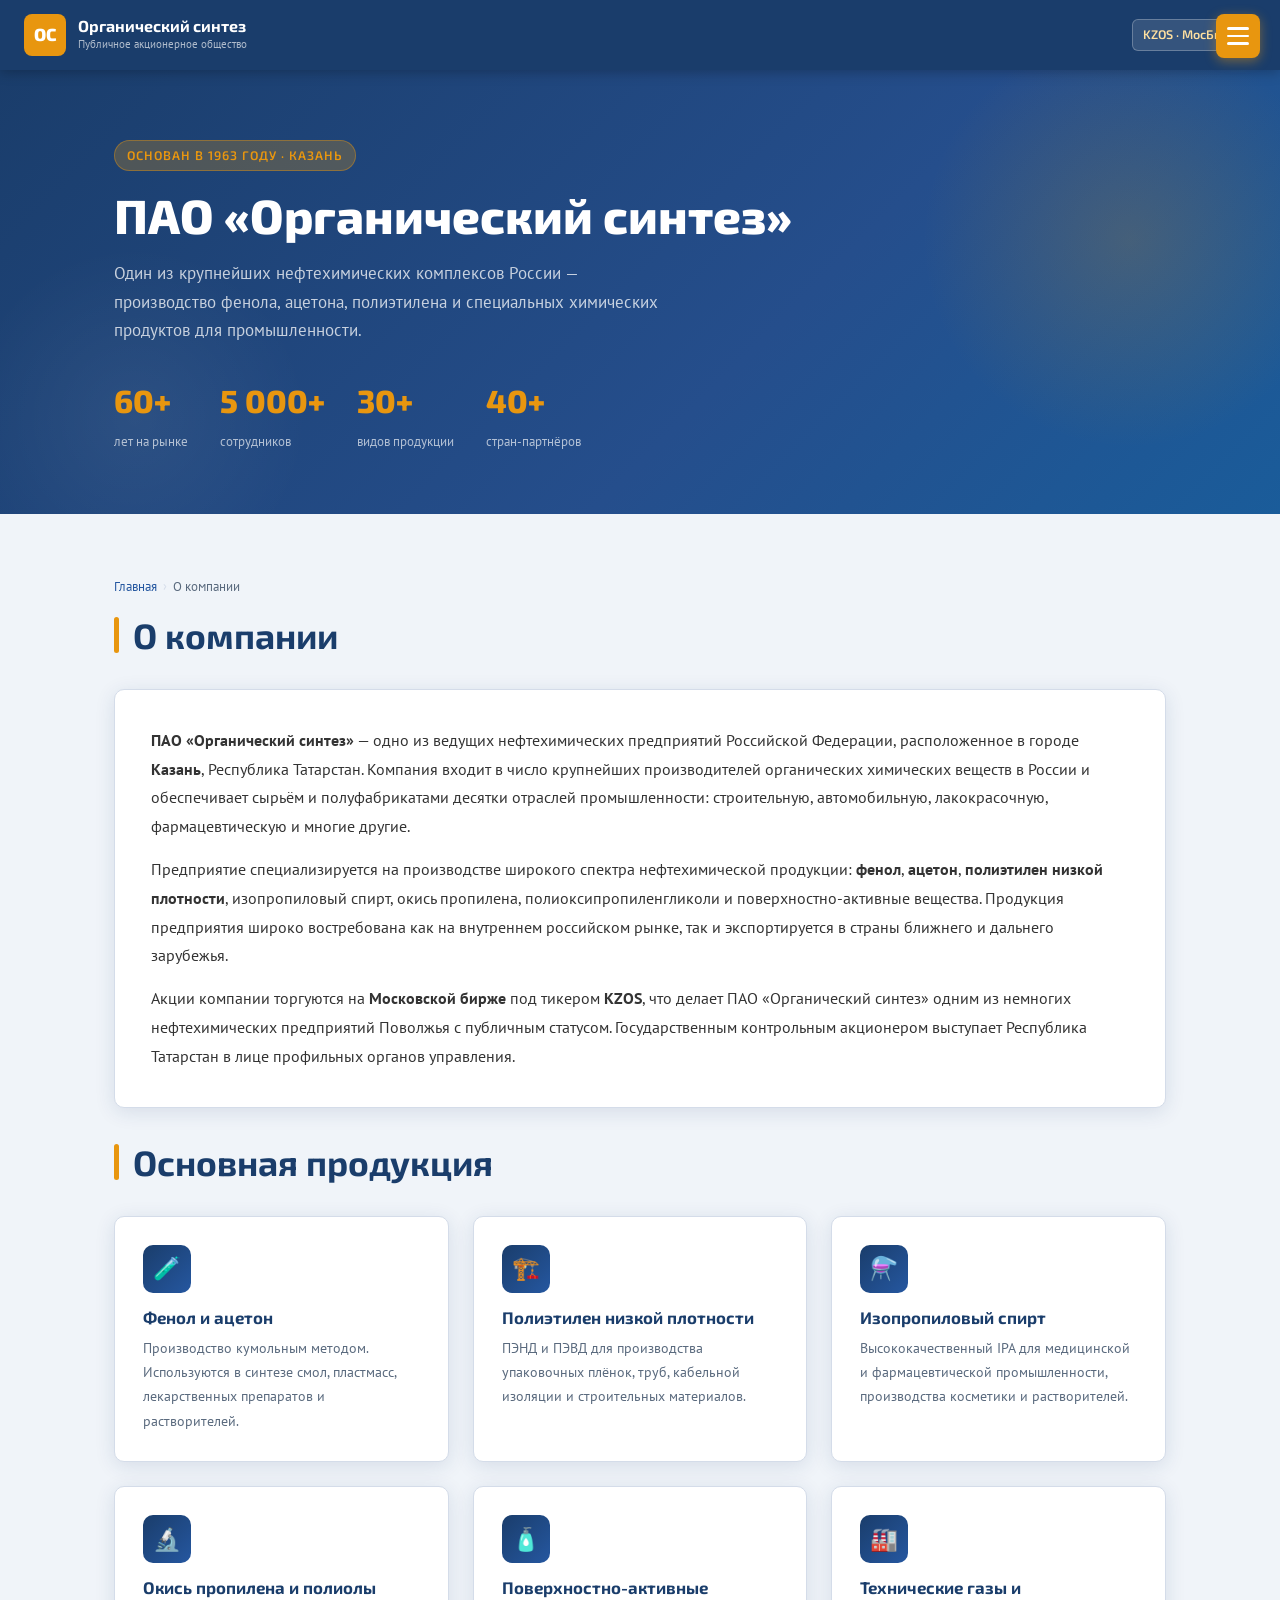
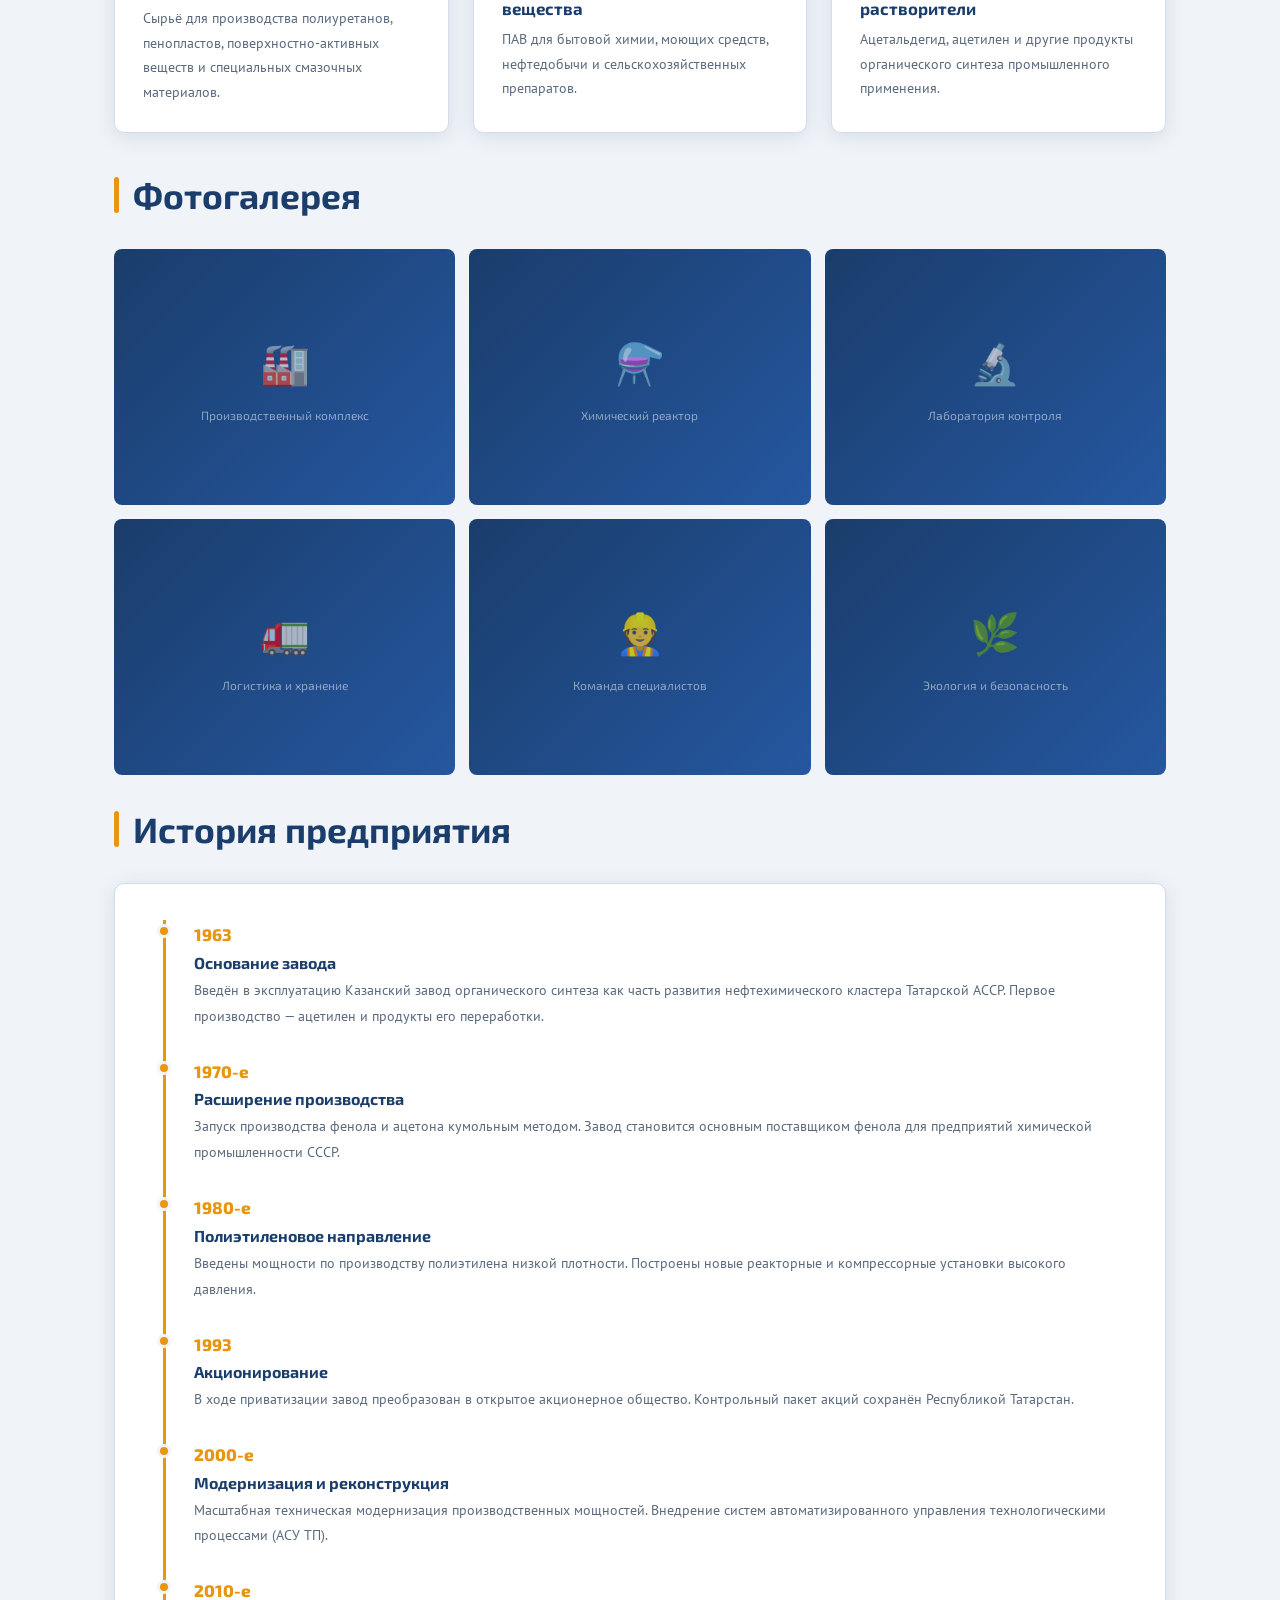
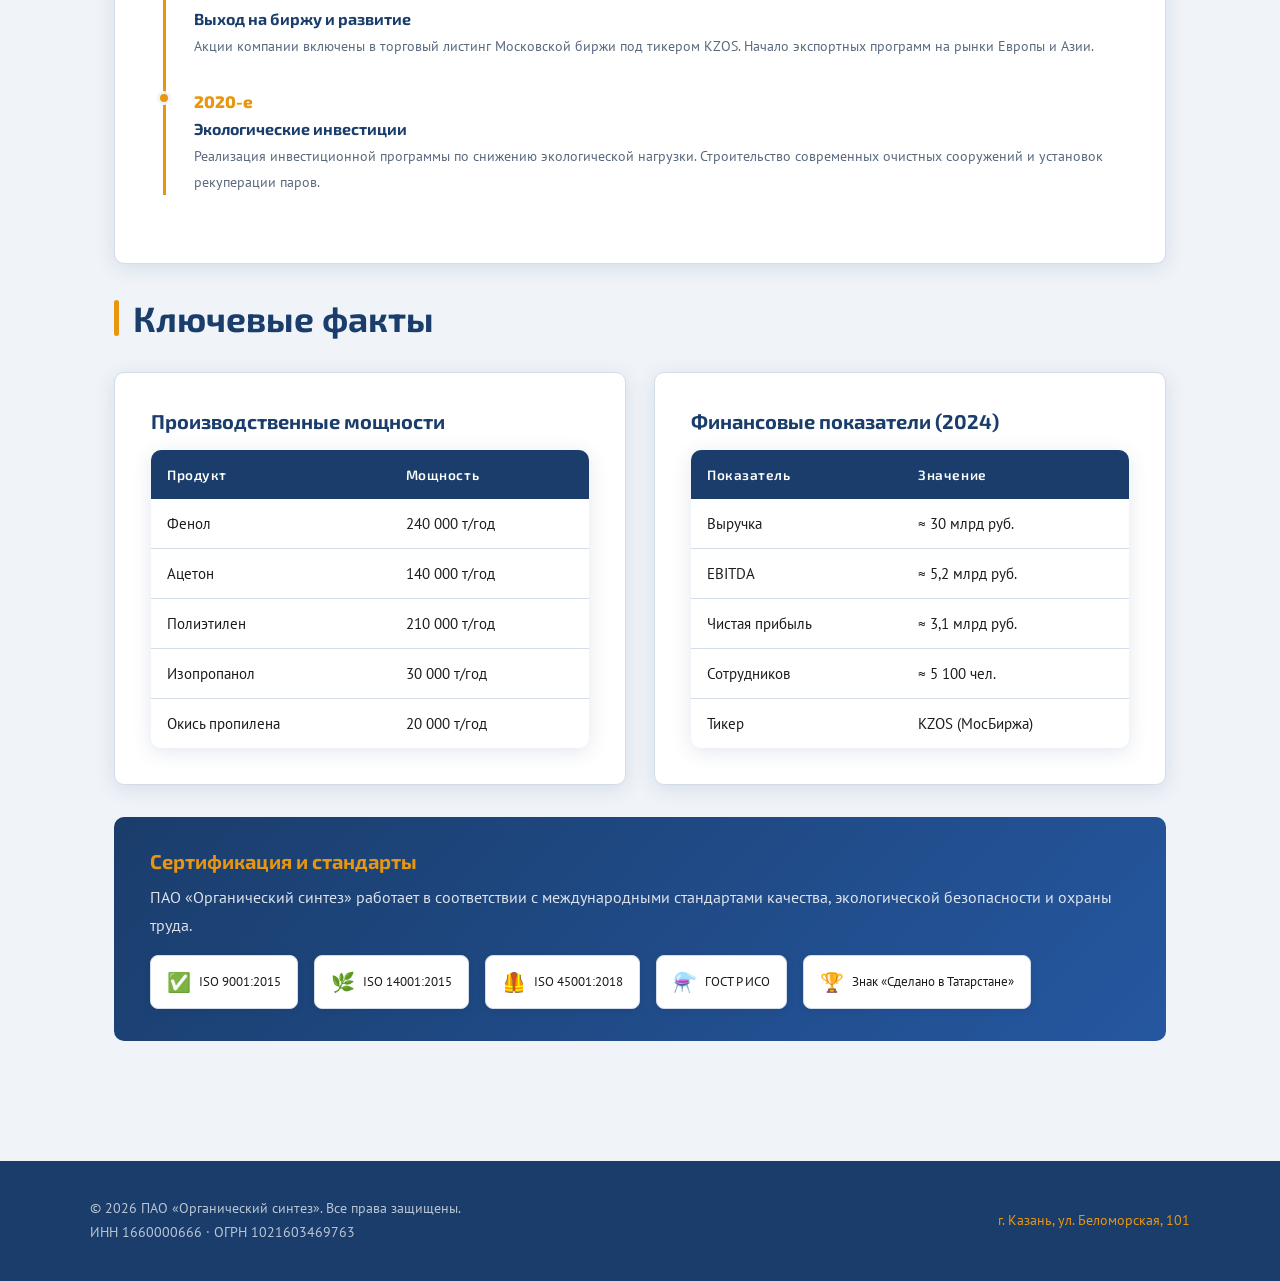
<file: index.html>
<!DOCTYPE html>
<html lang="ru">
<head>
  <meta charset="UTF-8">
  <meta name="viewport" content="width=device-width, initial-scale=1.0">
  <title>О компании — ПАО «Органический синтез»</title>
  <link rel="stylesheet" href="style.css">
  <style>
    .about-grid { display: grid; grid-template-columns: 1fr 1fr; gap: 28px; margin-bottom: 32px; }
    @media(max-width:720px){ .about-grid { grid-template-columns: 1fr; } }
    .timeline { border-left: 3px solid var(--accent); margin: 0 0 32px 12px; padding-left: 28px; }
    .timeline-item { position: relative; margin-bottom: 28px; }
    .timeline-item::before {
      content: '';
      position: absolute;
      left: -37px; top: 4px;
      width: 14px; height: 14px;
      background: var(--accent);
      border-radius: 50%;
      border: 3px solid var(--bg);
    }
    .timeline-item .year {
      font-family: 'Exo 2', sans-serif;
      font-weight: 800;
      color: var(--accent);
      font-size: 1.05rem;
      margin-bottom: 4px;
    }
    .timeline-item h4 { color: var(--primary); margin-bottom: 4px; }
    .timeline-item p { color: var(--text-muted); font-size: 0.9rem; }

    .product-pills { display: flex; flex-wrap: wrap; gap: 10px; margin: 16px 0; }
    .pill {
      background: rgba(26,61,107,0.08);
      color: var(--primary);
      border: 1px solid rgba(26,61,107,0.18);
      border-radius: 20px;
      padding: 5px 14px;
      font-size: 0.84rem;
      font-family: 'Exo 2', sans-serif;
      font-weight: 600;
    }
    .photo-grid {
      display: grid;
      grid-template-columns: repeat(3, 1fr);
      gap: 14px;
      margin-bottom: 32px;
    }
    @media(max-width:640px){ .photo-grid { grid-template-columns: 1fr 1fr; } }
    .photo-item {
      aspect-ratio: 4/3;
      border-radius: 8px;
      overflow: hidden;
      background: linear-gradient(135deg, var(--primary), var(--primary-light));
      display: flex;
      flex-direction: column;
      align-items: center;
      justify-content: center;
      color: rgba(255,255,255,0.7);
      font-size: 2.5rem;
      gap: 8px;
    }
    .photo-item span { font-size: 0.75rem; font-family: 'Exo 2', sans-serif; color: rgba(255,255,255,0.5); text-align: center; padding: 0 8px; }
    .certif-row { display: flex; flex-wrap: wrap; gap: 16px; margin-top: 16px; }
    .certif-badge {
      display: flex; align-items: center; gap: 8px;
      background: #fff;
      border: 1px solid var(--border);
      border-radius: 8px;
      padding: 10px 16px;
      font-size: 0.82rem;
      color: var(--text);
      box-shadow: 0 2px 8px rgba(0,0,0,0.06);
    }
    .certif-badge .ico { font-size: 1.2rem; }
  </style>
</head>
<body>


<header class="top-bar">
  <a href="index.html" class="logo-wrap">
    <div class="logo-icon">ОС</div>
    <div>
      <div class="logo-text">Органический синтез</div>
      <div class="logo-sub">Публичное акционерное общество</div>
    </div>
  </a>
  <div class="spacer"></div>
  <div class="ticker-badge">KZOS · МосБиржа</div>
</header>


<button class="hamburger-btn" onclick="toggleMenu()" aria-label="Открыть меню">
  <span></span><span></span><span></span>
</button>


<div class="menu-overlay" onclick="toggleMenu()"></div>


<aside class="side-menu">
  <div class="side-menu-header">
    <div class="sm-logo">ОС</div>
    <span>Навигация</span>
  </div>
  <nav>
    <a href="index.html" class="active"><span class="nav-icon">🏭</span>О компании</a>
    <a href="news.html"><span class="nav-icon">📰</span>Новости</a>
    <a href="currency.html"><span class="nav-icon">💱</span>Курс валют</a>
    <a href="contacts.html"><span class="nav-icon">📍</span>Контакты</a>
    <a href="video.html"><span class="nav-icon">🎥</span>Видео</a>
  </nav>
  <div class="side-menu-footer">ПАО «Органический синтез» © 2026</div>
</aside>


<section class="hero">
  <div class="page-wrapper">
    <div class="hero-label">Основан в 1963 году · Казань</div>
    <h1>ПАО «Органический синтез»</h1>
    <p>Один из крупнейших нефтехимических комплексов России — производство фенола, ацетона, полиэтилена и специальных химических продуктов для промышленности.</p>
    <div class="hero-stats">
      <div class="hero-stat"><span class="val">60+</span><span class="lbl">лет на рынке</span></div>
      <div class="hero-stat"><span class="val">5 000+</span><span class="lbl">сотрудников</span></div>
      <div class="hero-stat"><span class="val">30+</span><span class="lbl">видов продукции</span></div>
      <div class="hero-stat"><span class="val">40+</span><span class="lbl">стран-партнёров</span></div>
    </div>
  </div>
</section>


<main>
  <div class="page-wrapper main-content">

    
    <div class="breadcrumb">
      <a href="index.html">Главная</a>
      <span class="sep">›</span>
      <span>О компании</span>
    </div>

    
    <div class="section-title"><h2>О компании</h2></div>

    <div class="info-block">
      <p>
        <strong>ПАО «Органический синтез»</strong> — одно из ведущих нефтехимических предприятий Российской Федерации, расположенное в городе <strong>Казань</strong>, Республика Татарстан.
        Компания входит в число крупнейших производителей органических химических веществ в России и обеспечивает сырьём и полуфабрикатами десятки отраслей промышленности: строительную,
        автомобильную, лакокрасочную, фармацевтическую и многие другие.
      </p>
      <p>
        Предприятие специализируется на производстве широкого спектра нефтехимической продукции: <strong>фенол</strong>, <strong>ацетон</strong>, <strong>полиэтилен низкой плотности</strong>,
        изопропиловый спирт, окись пропилена, полиоксипропиленгликоли и поверхностно-активные вещества.
        Продукция предприятия широко востребована как на внутреннем российском рынке, так и экспортируется в страны ближнего и дальнего зарубежья.
      </p>
      <p>
        Акции компании торгуются на <strong>Московской бирже</strong> под тикером <strong>KZOS</strong>, что делает ПАО «Органический синтез» одним из немногих нефтехимических предприятий Поволжья с публичным
        статусом. Государственным контрольным акционером выступает Республика Татарстан в лице профильных органов управления.
      </p>
    </div>

    
    <div class="section-title"><h2>Основная продукция</h2></div>
    <div class="cards-grid">
      <div class="card">
        <div class="card-icon">🧪</div>
        <h3>Фенол и ацетон</h3>
        <p>Производство кумольным методом. Используются в синтезе смол, пластмасс, лекарственных препаратов и растворителей.</p>
      </div>
      <div class="card">
        <div class="card-icon">🏗️</div>
        <h3>Полиэтилен низкой плотности</h3>
        <p>ПЭНД и ПЭВД для производства упаковочных плёнок, труб, кабельной изоляции и строительных материалов.</p>
      </div>
      <div class="card">
        <div class="card-icon">⚗️</div>
        <h3>Изопропиловый спирт</h3>
        <p>Высококачественный IPA для медицинской и фармацевтической промышленности, производства косметики и растворителей.</p>
      </div>
      <div class="card">
        <div class="card-icon">🔬</div>
        <h3>Окись пропилена и полиолы</h3>
        <p>Сырьё для производства полиуретанов, пенопластов, поверхностно-активных веществ и специальных смазочных материалов.</p>
      </div>
      <div class="card">
        <div class="card-icon">🧴</div>
        <h3>Поверхностно-активные вещества</h3>
        <p>ПАВ для бытовой химии, моющих средств, нефтедобычи и сельскохозяйственных препаратов.</p>
      </div>
      <div class="card">
        <div class="card-icon">🏭</div>
        <h3>Технические газы и растворители</h3>
        <p>Ацетальдегид, ацетилен и другие продукты органического синтеза промышленного применения.</p>
      </div>
    </div>

    
    <div class="section-title"><h2>Фотогалерея</h2></div>
    <div class="photo-grid">
      <div class="photo-item">🏭<span>Производственный комплекс</span></div>
      <div class="photo-item">⚗️<span>Химический реактор</span></div>
      <div class="photo-item">🔬<span>Лаборатория контроля</span></div>
      <div class="photo-item">🚛<span>Логистика и хранение</span></div>
      <div class="photo-item">👷<span>Команда специалистов</span></div>
      <div class="photo-item">🌿<span>Экология и безопасность</span></div>
    </div>

    
    <div class="section-title"><h2>История предприятия</h2></div>
    <div class="info-block">
      <div class="timeline">
        <div class="timeline-item">
          <div class="year">1963</div>
          <h4>Основание завода</h4>
          <p>Введён в эксплуатацию Казанский завод органического синтеза как часть развития нефтехимического кластера Татарской АССР. Первое производство — ацетилен и продукты его переработки.</p>
        </div>
        <div class="timeline-item">
          <div class="year">1970-е</div>
          <h4>Расширение производства</h4>
          <p>Запуск производства фенола и ацетона кумольным методом. Завод становится основным поставщиком фенола для предприятий химической промышленности СССР.</p>
        </div>
        <div class="timeline-item">
          <div class="year">1980-е</div>
          <h4>Полиэтиленовое направление</h4>
          <p>Введены мощности по производству полиэтилена низкой плотности. Построены новые реакторные и компрессорные установки высокого давления.</p>
        </div>
        <div class="timeline-item">
          <div class="year">1993</div>
          <h4>Акционирование</h4>
          <p>В ходе приватизации завод преобразован в открытое акционерное общество. Контрольный пакет акций сохранён Республикой Татарстан.</p>
        </div>
        <div class="timeline-item">
          <div class="year">2000-е</div>
          <h4>Модернизация и реконструкция</h4>
          <p>Масштабная техническая модернизация производственных мощностей. Внедрение систем автоматизированного управления технологическими процессами (АСУ ТП).</p>
        </div>
        <div class="timeline-item">
          <div class="year">2010-е</div>
          <h4>Выход на биржу и развитие</h4>
          <p>Акции компании включены в торговый листинг Московской биржи под тикером KZOS. Начало экспортных программ на рынки Европы и Азии.</p>
        </div>
        <div class="timeline-item">
          <div class="year">2020-е</div>
          <h4>Экологические инвестиции</h4>
          <p>Реализация инвестиционной программы по снижению экологической нагрузки. Строительство современных очистных сооружений и установок рекуперации паров.</p>
        </div>
      </div>
    </div>

    
    <div class="section-title"><h2>Ключевые факты</h2></div>
    <div class="about-grid">
      <div class="info-block" style="margin-bottom:0">
        <h3>Производственные мощности</h3>
        <table class="data-table" style="margin-top:16px;margin-bottom:0">
          <tr><th>Продукт</th><th>Мощность</th></tr>
          <tr><td>Фенол</td><td>240 000 т/год</td></tr>
          <tr><td>Ацетон</td><td>140 000 т/год</td></tr>
          <tr><td>Полиэтилен</td><td>210 000 т/год</td></tr>
          <tr><td>Изопропанол</td><td>30 000 т/год</td></tr>
          <tr><td>Окись пропилена</td><td>20 000 т/год</td></tr>
        </table>
      </div>
      <div class="info-block" style="margin-bottom:0">
        <h3>Финансовые показатели (2024)</h3>
        <table class="data-table" style="margin-top:16px;margin-bottom:0">
          <tr><th>Показатель</th><th>Значение</th></tr>
          <tr><td>Выручка</td><td>≈ 30 млрд руб.</td></tr>
          <tr><td>EBITDA</td><td>≈ 5,2 млрд руб.</td></tr>
          <tr><td>Чистая прибыль</td><td>≈ 3,1 млрд руб.</td></tr>
          <tr><td>Сотрудников</td><td>≈ 5 100 чел.</td></tr>
          <tr><td>Тикер</td><td>KZOS (МосБиржа)</td></tr>
        </table>
      </div>
    </div>

    
    <div class="highlight-box" style="margin-top:32px">
      <h3>Сертификация и стандарты</h3>
      <p>ПАО «Органический синтез» работает в соответствии с международными стандартами качества, экологической безопасности и охраны труда.</p>
      <div class="certif-row">
        <div class="certif-badge"><span class="ico">✅</span> ISO 9001:2015</div>
        <div class="certif-badge"><span class="ico">🌿</span> ISO 14001:2015</div>
        <div class="certif-badge"><span class="ico">🦺</span> ISO 45001:2018</div>
        <div class="certif-badge"><span class="ico">⚗️</span> ГОСТ Р ИСО</div>
        <div class="certif-badge"><span class="ico">🏆</span> Знак «Сделано в Татарстане»</div>
      </div>
    </div>

  </div>
</main>


<footer class="site-footer">
  <div class="footer-inner">
    <div>© 2026 ПАО «Органический синтез». Все права защищены.<br>ИНН 1660000666 · ОГРН 1021603469763</div>
    <div><a href="contacts.html">г. Казань, ул. Беломорская, 101</a></div>
  </div>
</footer>


<button class="back-to-top" aria-label="Наверх">↑</button>

<script src="menu.js"></script>
</body>
</html>
</file>
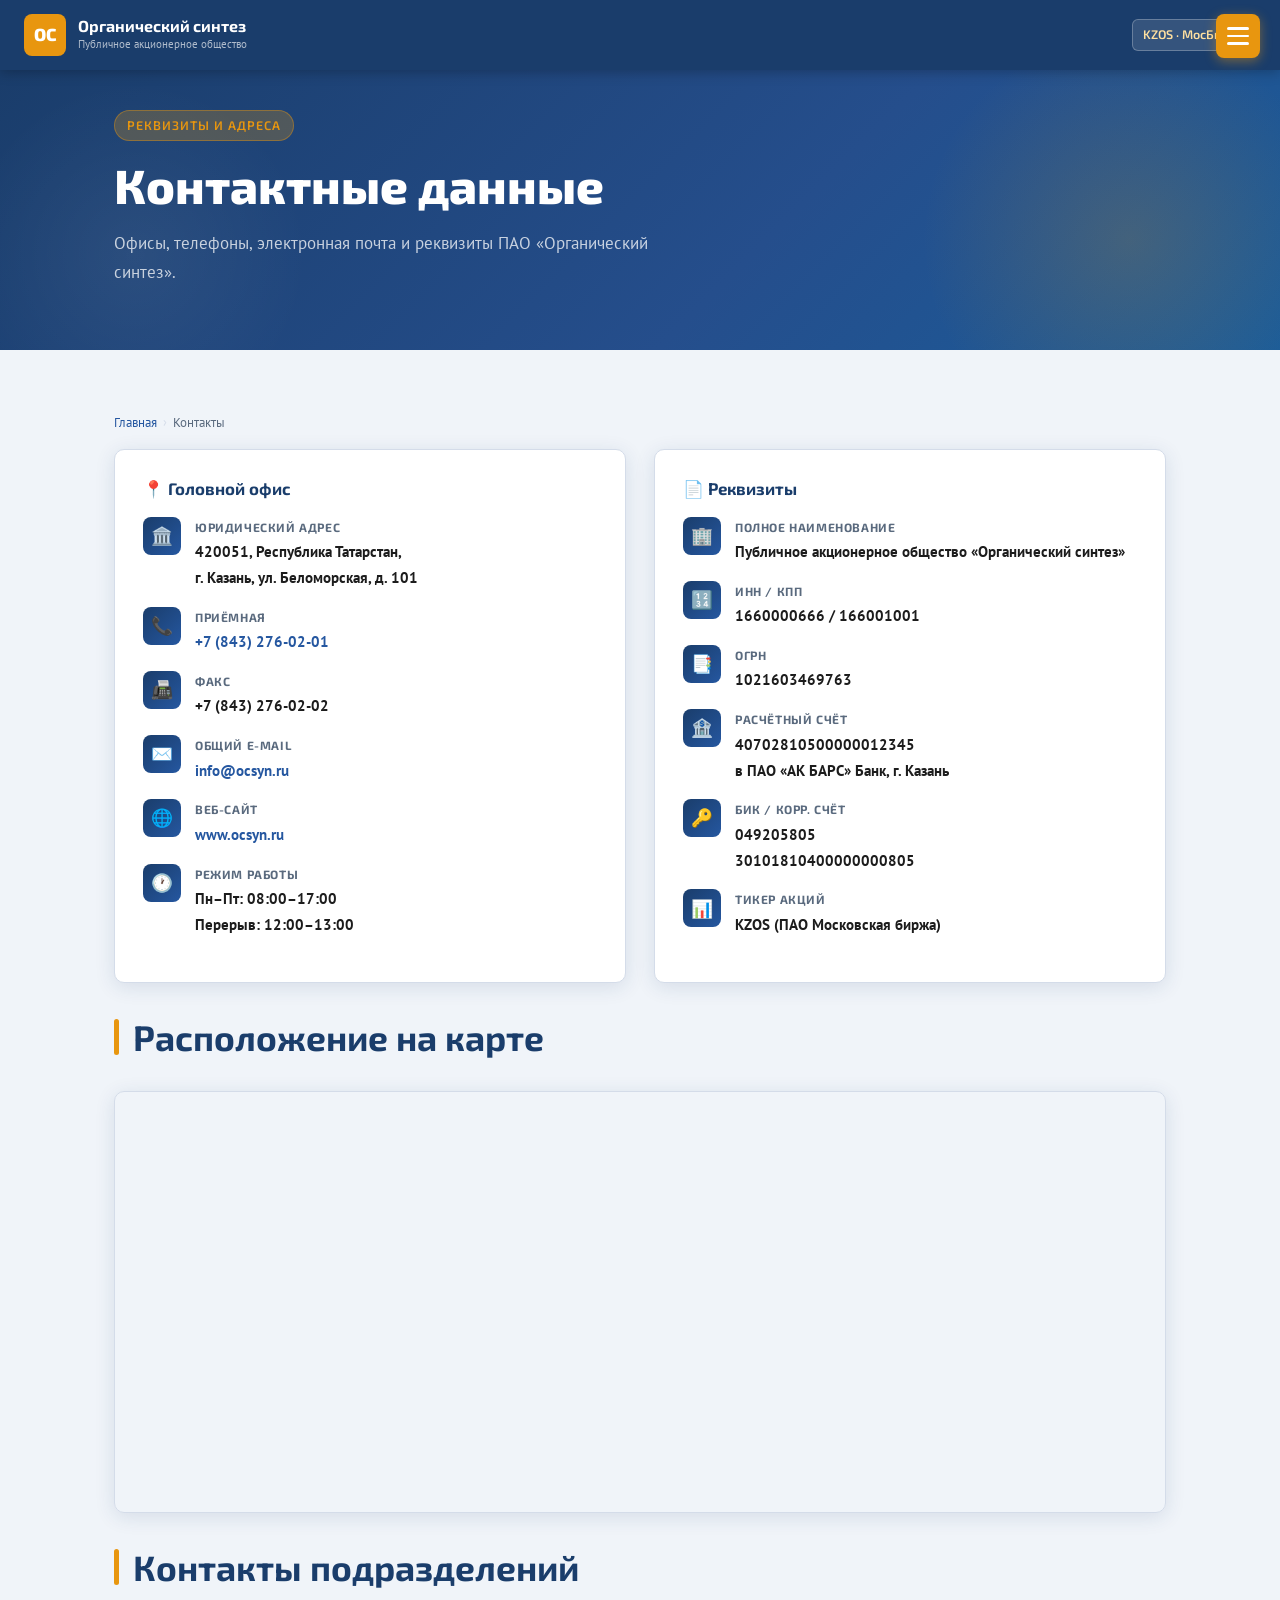
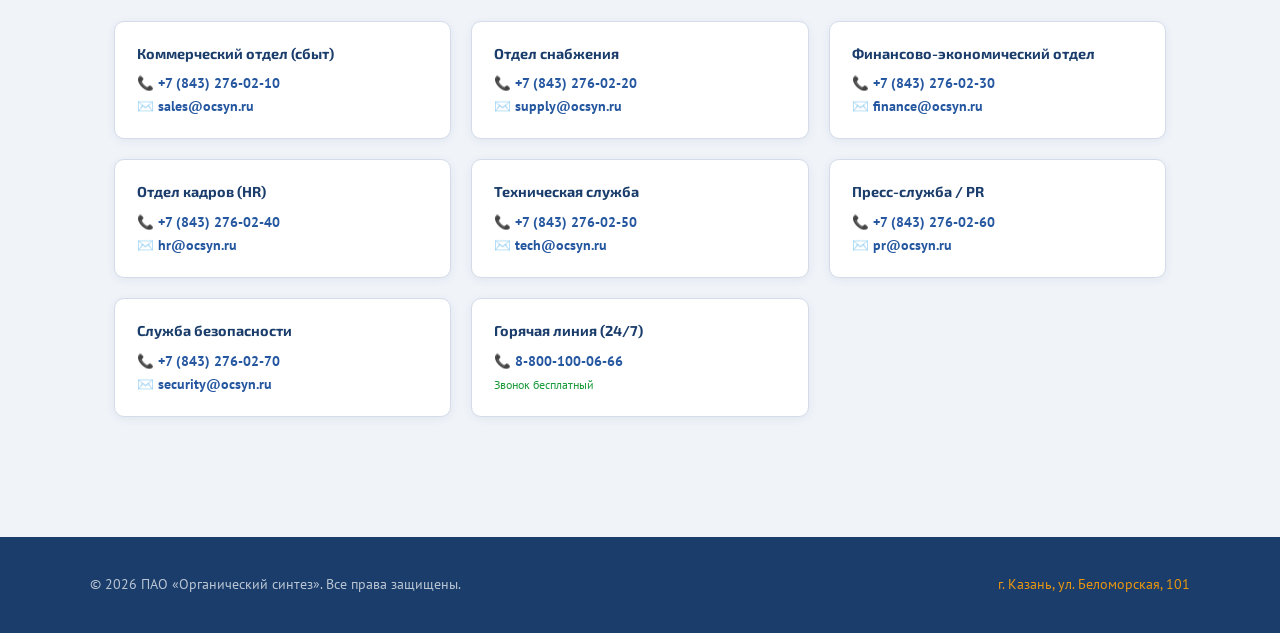
<file: contacts.html>
<!DOCTYPE html>
<html lang="ru">
<head>
  <meta charset="UTF-8">
  <meta name="viewport" content="width=device-width, initial-scale=1.0">
  <title>Контакты — ПАО «Органический синтез»</title>
  <link rel="stylesheet" href="style.css">
  <style>
    .contacts-grid {
      display: grid;
      grid-template-columns: 1fr 1fr;
      gap: 28px;
      margin-bottom: 32px;
    }
    @media(max-width: 720px) { .contacts-grid { grid-template-columns: 1fr; } }

    .contact-block {
      background: var(--card-bg);
      border-radius: var(--radius);
      border: 1px solid var(--border);
      box-shadow: var(--shadow);
      padding: 28px;
    }
    .contact-block h3 {
      margin-bottom: 18px;
      font-size: 1.05rem;
      color: var(--primary);
      display: flex;
      align-items: center;
      gap: 8px;
    }
    .contact-item {
      display: flex;
      gap: 14px;
      margin-bottom: 16px;
      align-items: flex-start;
    }
    .contact-item .ico {
      width: 38px;
      height: 38px;
      background: linear-gradient(135deg, var(--primary), var(--primary-light));
      border-radius: 8px;
      display: flex;
      align-items: center;
      justify-content: center;
      font-size: 1.1rem;
      flex-shrink: 0;
    }
    .contact-item .text { }
    .contact-item .label {
      font-size: 0.75rem;
      font-weight: 700;
      color: var(--text-muted);
      font-family: 'Exo 2', sans-serif;
      text-transform: uppercase;
      letter-spacing: 0.05em;
      margin-bottom: 2px;
    }
    .contact-item .val {
      font-size: 0.95rem;
      color: var(--text);
      font-weight: 600;
    }
    .contact-item a { color: var(--primary-light); }
    .contact-item a:hover { color: var(--accent); }

    .map-container {
      border-radius: var(--radius);
      overflow: hidden;
      border: 1px solid var(--border);
      box-shadow: var(--shadow);
      margin-bottom: 32px;
    }
    .map-container iframe {
      width: 100%;
      height: 420px;
      display: block;
      border: none;
    }

    .dept-grid {
      display: grid;
      grid-template-columns: repeat(auto-fill, minmax(250px, 1fr));
      gap: 20px;
      margin-bottom: 32px;
    }
    .dept-card {
      background: var(--card-bg);
      border-radius: var(--radius);
      border: 1px solid var(--border);
      padding: 20px 22px;
      box-shadow: 0 2px 10px rgba(26,61,107,0.07);
    }
    .dept-card .dept-name {
      font-family: 'Exo 2', sans-serif;
      font-weight: 700;
      font-size: 0.9rem;
      color: var(--primary);
      margin-bottom: 6px;
    }
    .dept-card .dept-contact { font-size: 0.85rem; color: var(--text-muted); }
    .dept-card .dept-contact a { color: var(--primary-light); font-weight: 600; }
  </style>
</head>
<body>

<header class="top-bar">
  <a href="index.html" class="logo-wrap">
    <div class="logo-icon">ОС</div>
    <div>
      <div class="logo-text">Органический синтез</div>
      <div class="logo-sub">Публичное акционерное общество</div>
    </div>
  </a>
  <div class="spacer"></div>
  <div class="ticker-badge">KZOS · МосБиржа</div>
</header>

<button class="hamburger-btn" onclick="toggleMenu()" aria-label="Открыть меню">
  <span></span><span></span><span></span>
</button>
<div class="menu-overlay" onclick="toggleMenu()"></div>
<aside class="side-menu">
  <div class="side-menu-header"><div class="sm-logo">ОС</div><span>Навигация</span></div>
  <nav>
    <a href="index.html"><span class="nav-icon">🏭</span>О компании</a>
    <a href="news.html"><span class="nav-icon">📰</span>Новости</a>
    <a href="currency.html"><span class="nav-icon">💱</span>Курс валют</a>
    <a href="contacts.html" class="active"><span class="nav-icon">📍</span>Контакты</a>
    <a href="video.html"><span class="nav-icon">🎥</span>Видео</a>
  </nav>
  <div class="side-menu-footer">ПАО «Органический синтез» © 2026</div>
</aside>

<section class="hero" style="padding:40px 24px 36px">
  <div class="page-wrapper">
    <div class="hero-label">Реквизиты и адреса</div>
    <h1>Контактные данные</h1>
    <p>Офисы, телефоны, электронная почта и реквизиты ПАО «Органический синтез».</p>
  </div>
</section>

<main>
  <div class="page-wrapper main-content">
    <div class="breadcrumb">
      <a href="index.html">Главная</a><span class="sep">›</span><span>Контакты</span>
    </div>

    
    <div class="contacts-grid">
      <div class="contact-block">
        <h3>📍 Головной офис</h3>

        <div class="contact-item">
          <div class="ico">🏛️</div>
          <div class="text">
            <div class="label">Юридический адрес</div>
            <div class="val">420051, Республика Татарстан,<br>г. Казань, ул. Беломорская, д. 101</div>
          </div>
        </div>

        <div class="contact-item">
          <div class="ico">📞</div>
          <div class="text">
            <div class="label">Приёмная</div>
            <div class="val"><a href="tel:+78432760201">+7 (843) 276-02-01</a></div>
          </div>
        </div>

        <div class="contact-item">
          <div class="ico">📠</div>
          <div class="text">
            <div class="label">Факс</div>
            <div class="val">+7 (843) 276-02-02</div>
          </div>
        </div>

        <div class="contact-item">
          <div class="ico">✉️</div>
          <div class="text">
            <div class="label">Общий e-mail</div>
            <div class="val"><a href="mailto:info@ocsyn.ru">info@ocsyn.ru</a></div>
          </div>
        </div>

        <div class="contact-item">
          <div class="ico">🌐</div>
          <div class="text">
            <div class="label">Веб-сайт</div>
            <div class="val"><a href="https://www.ocsyn.ru" target="_blank">www.ocsyn.ru</a></div>
          </div>
        </div>

        <div class="contact-item">
          <div class="ico">🕐</div>
          <div class="text">
            <div class="label">Режим работы</div>
            <div class="val">Пн–Пт: 08:00–17:00<br>Перерыв: 12:00–13:00</div>
          </div>
        </div>
      </div>

      <div class="contact-block">
        <h3>📄 Реквизиты</h3>

        <div class="contact-item">
          <div class="ico">🏢</div>
          <div class="text">
            <div class="label">Полное наименование</div>
            <div class="val">Публичное акционерное общество «Органический синтез»</div>
          </div>
        </div>

        <div class="contact-item">
          <div class="ico">🔢</div>
          <div class="text">
            <div class="label">ИНН / КПП</div>
            <div class="val">1660000666 / 166001001</div>
          </div>
        </div>

        <div class="contact-item">
          <div class="ico">📑</div>
          <div class="text">
            <div class="label">ОГРН</div>
            <div class="val">1021603469763</div>
          </div>
        </div>

        <div class="contact-item">
          <div class="ico">🏦</div>
          <div class="text">
            <div class="label">Расчётный счёт</div>
            <div class="val">40702810500000012345<br>в ПАО «АК БАРС» Банк, г. Казань</div>
          </div>
        </div>

        <div class="contact-item">
          <div class="ico">🔑</div>
          <div class="text">
            <div class="label">БИК / Корр. счёт</div>
            <div class="val">049205805<br>30101810400000000805</div>
          </div>
        </div>

        <div class="contact-item">
          <div class="ico">📊</div>
          <div class="text">
            <div class="label">Тикер акций</div>
            <div class="val">KZOS (ПАО Московская биржа)</div>
          </div>
        </div>
      </div>
    </div>

    
    <div class="section-title"><h2>Расположение на карте</h2></div>
    <div class="map-container">
      
      <iframe
        src="https://yandex.ru/map-widget/v1/?ll=49.131920%2C55.815020&z=15&pt=49.131920%2C55.815020,pm2rdm~&text=%D0%9A%D0%B0%D0%B7%D0%B0%D0%BD%D1%8C%2C%20%D1%83%D0%BB.%20%D0%91%D0%B5%D0%BB%D0%BE%D0%BC%D0%BE%D1%80%D1%81%D0%BA%D0%B0%D1%8F%2C%20101"
        allowfullscreen
        loading="lazy"
        referrerpolicy="no-referrer-when-downgrade">
      </iframe>
    </div>

    
    <div class="section-title"><h2>Контакты подразделений</h2></div>
    <div class="dept-grid">
      <div class="dept-card">
        <div class="dept-name">Коммерческий отдел (сбыт)</div>
        <div class="dept-contact">
          📞 <a href="tel:+78432760210">+7 (843) 276-02-10</a><br>
          ✉️ <a href="mailto:sales@ocsyn.ru">sales@ocsyn.ru</a>
        </div>
      </div>
      <div class="dept-card">
        <div class="dept-name">Отдел снабжения</div>
        <div class="dept-contact">
          📞 <a href="tel:+78432760220">+7 (843) 276-02-20</a><br>
          ✉️ <a href="mailto:supply@ocsyn.ru">supply@ocsyn.ru</a>
        </div>
      </div>
      <div class="dept-card">
        <div class="dept-name">Финансово-экономический отдел</div>
        <div class="dept-contact">
          📞 <a href="tel:+78432760230">+7 (843) 276-02-30</a><br>
          ✉️ <a href="mailto:finance@ocsyn.ru">finance@ocsyn.ru</a>
        </div>
      </div>
      <div class="dept-card">
        <div class="dept-name">Отдел кадров (HR)</div>
        <div class="dept-contact">
          📞 <a href="tel:+78432760240">+7 (843) 276-02-40</a><br>
          ✉️ <a href="mailto:hr@ocsyn.ru">hr@ocsyn.ru</a>
        </div>
      </div>
      <div class="dept-card">
        <div class="dept-name">Техническая служба</div>
        <div class="dept-contact">
          📞 <a href="tel:+78432760250">+7 (843) 276-02-50</a><br>
          ✉️ <a href="mailto:tech@ocsyn.ru">tech@ocsyn.ru</a>
        </div>
      </div>
      <div class="dept-card">
        <div class="dept-name">Пресс-служба / PR</div>
        <div class="dept-contact">
          📞 <a href="tel:+78432760260">+7 (843) 276-02-60</a><br>
          ✉️ <a href="mailto:pr@ocsyn.ru">pr@ocsyn.ru</a>
        </div>
      </div>
      <div class="dept-card">
        <div class="dept-name">Служба безопасности</div>
        <div class="dept-contact">
          📞 <a href="tel:+78432760270">+7 (843) 276-02-70</a><br>
          ✉️ <a href="mailto:security@ocsyn.ru">security@ocsyn.ru</a>
        </div>
      </div>
      <div class="dept-card">
        <div class="dept-name">Горячая линия (24/7)</div>
        <div class="dept-contact">
          📞 <a href="tel:+78001000666">8-800-100-06-66</a><br>
          <span style="color:#1a9b3c;font-size:0.78rem">Звонок бесплатный</span>
        </div>
      </div>
    </div>

  </div>
</main>

<footer class="site-footer">
  <div class="footer-inner">
    <div>© 2026 ПАО «Органический синтез». Все права защищены.</div>
    <div><a href="contacts.html">г. Казань, ул. Беломорская, 101</a></div>
  </div>
</footer>

<button class="back-to-top" aria-label="Наверх">↑</button>
<script src="menu.js"></script>
</body>
</html>
</file>
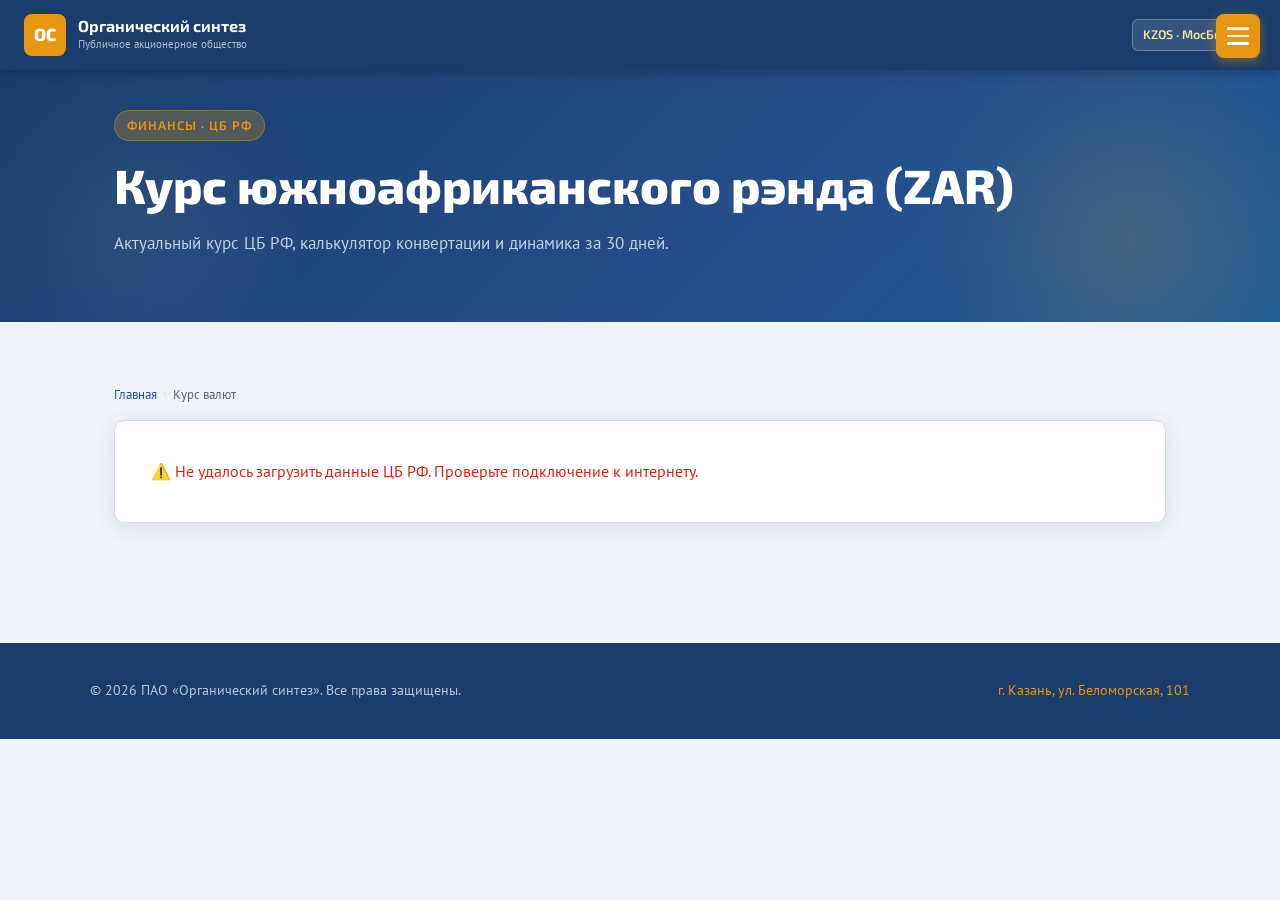
<file: currency.html>
<!DOCTYPE html>
<html lang="ru">
<head>
  <meta charset="UTF-8">
  <meta name="viewport" content="width=device-width, initial-scale=1.0">
  <title>Курс валют — ПАО «Органический синтез»</title>
  <link rel="stylesheet" href="style.css">
  <style>
    .currency-container {
      display: grid;
      grid-template-columns: 1fr 1fr;
      gap: 28px;
      margin-bottom: 36px;
    }
    @media(max-width:720px){ .currency-container { grid-template-columns: 1fr; } }

    .rate-card {
      background: var(--card-bg);
      border-radius: var(--radius);
      border: 1px solid var(--border);
      box-shadow: var(--shadow);
      padding: 32px;
    }
    .rate-flag { font-size: 2.4rem; margin-bottom: 10px; }
    .rate-name {
      font-family: 'Exo 2', sans-serif;
      font-size: 0.85rem;
      color: var(--text-muted);
      font-weight: 600;
      letter-spacing: 0.05em;
      text-transform: uppercase;
      margin-bottom: 8px;
    }
    .rate-value {
      font-family: 'Exo 2', sans-serif;
      font-size: 2.6rem;
      font-weight: 800;
      color: var(--primary);
      line-height: 1;
      margin-bottom: 6px;
    }
    .rate-value span { font-size: 1.2rem; font-weight: 600; color: var(--text-muted); }
    .rate-nominal {
      font-size: 0.82rem;
      color: var(--text-muted);
      margin-top: 4px;
    }
    .rate-change {
      margin-top: 12px;
      font-family: 'Exo 2', sans-serif;
      font-size: 0.88rem;
      font-weight: 700;
    }
    .rate-change.up { color: #1a9b3c; }
    .rate-change.dn { color: #d9260f; }

    .calculator-card {
      background: var(--card-bg);
      border-radius: var(--radius);
      border: 1px solid var(--border);
      box-shadow: var(--shadow);
      padding: 32px;
    }
    .calc-title {
      font-family: 'Exo 2', sans-serif;
      font-weight: 700;
      font-size: 1.1rem;
      color: var(--primary);
      margin-bottom: 20px;
    }
    .calc-row {
      display: flex;
      flex-direction: column;
      gap: 6px;
      margin-bottom: 18px;
    }
    .calc-row label {
      font-size: 0.82rem;
      font-weight: 700;
      color: var(--text-muted);
      font-family: 'Exo 2', sans-serif;
      text-transform: uppercase;
      letter-spacing: 0.04em;
    }
    .calc-input-wrap {
      display: flex;
      align-items: center;
      border: 2px solid var(--border);
      border-radius: 8px;
      overflow: hidden;
      transition: border-color 0.2s;
    }
    .calc-input-wrap:focus-within { border-color: var(--primary); }
    .calc-currency-badge {
      background: var(--primary);
      color: #fff;
      padding: 10px 14px;
      font-family: 'Exo 2', sans-serif;
      font-weight: 700;
      font-size: 0.9rem;
      white-space: nowrap;
    }
    .calc-input-wrap input {
      flex: 1;
      border: none;
      outline: none;
      padding: 10px 14px;
      font-size: 1.05rem;
      font-family: 'Exo 2', sans-serif;
      font-weight: 600;
      color: var(--text);
      background: transparent;
    }
    .calc-arrow {
      text-align: center;
      font-size: 1.4rem;
      color: var(--accent);
      margin: 6px 0;
    }
    .calc-hint { font-size: 0.78rem; color: var(--text-muted); margin-top: 4px; }
    .date-info {
      background: rgba(26,61,107,0.06);
      border-radius: 8px;
      padding: 10px 14px;
      font-size: 0.82rem;
      color: var(--text-muted);
      margin-top: 16px;
    }

    
    .chart-card {
      background: var(--card-bg);
      border-radius: var(--radius);
      border: 1px solid var(--border);
      box-shadow: var(--shadow);
      padding: 32px;
      margin-bottom: 32px;
    }
    .chart-header {
      display: flex;
      justify-content: space-between;
      align-items: center;
      margin-bottom: 20px;
      flex-wrap: wrap;
      gap: 12px;
    }
    .chart-header h3 { margin: 0; }
    .chart-legend {
      font-size: 0.78rem;
      color: var(--text-muted);
      font-family: 'Exo 2', sans-serif;
    }
    #chartCanvas { width: 100%; display: block; cursor: pointer; }

    .chart-tooltip {
      background: var(--primary);
      color: #fff;
      border-radius: 6px;
      padding: 8px 12px;
      font-size: 0.82rem;
      font-family: 'Exo 2', sans-serif;
      font-weight: 600;
      position: fixed;
      pointer-events: none;
      opacity: 0;
      transition: opacity 0.2s;
      z-index: 500;
      white-space: nowrap;
    }
    .chart-tooltip.visible { opacity: 1; }

    .loader {
      text-align: center;
      padding: 32px;
      color: var(--text-muted);
      font-family: 'Exo 2', sans-serif;
    }
    .loader .spin {
      width: 36px;
      height: 36px;
      border: 3px solid var(--border);
      border-top-color: var(--primary);
      border-radius: 50%;
      animation: spin 0.8s linear infinite;
      margin: 0 auto 12px;
    }
    @keyframes spin { to { transform: rotate(360deg); } }
  </style>
</head>
<body>


<header class="top-bar">
  <a href="index.html" class="logo-wrap">
    <div class="logo-icon">ОС</div>
    <div>
      <div class="logo-text">Органический синтез</div>
      <div class="logo-sub">Публичное акционерное общество</div>
    </div>
  </a>
  <div class="spacer"></div>
  <div class="ticker-badge">KZOS · МосБиржа</div>
</header>

<button class="hamburger-btn" onclick="toggleMenu()" aria-label="Открыть меню">
  <span></span><span></span><span></span>
</button>
<div class="menu-overlay" onclick="toggleMenu()"></div>
<aside class="side-menu">
  <div class="side-menu-header"><div class="sm-logo">ОС</div><span>Навигация</span></div>
  <nav>
    <a href="index.html"><span class="nav-icon">🏭</span>О компании</a>
    <a href="news.html"><span class="nav-icon">📰</span>Новости</a>
    <a href="currency.html" class="active"><span class="nav-icon">💱</span>Курс валют</a>
    <a href="contacts.html"><span class="nav-icon">📍</span>Контакты</a>
    <a href="video.html"><span class="nav-icon">🎥</span>Видео</a>
  </nav>
  <div class="side-menu-footer">ПАО «Органический синтез» © 2026</div>
</aside>

<section class="hero" style="padding:40px 24px 36px">
  <div class="page-wrapper">
    <div class="hero-label">Финансы · ЦБ РФ</div>
    <h1>Курс южноафриканского рэнда (ZAR)</h1>
    <p>Актуальный курс ЦБ РФ, калькулятор конвертации и динамика за 30 дней.</p>
  </div>
</section>

<main>
  <div class="page-wrapper main-content">
    <div class="breadcrumb">
      <a href="index.html">Главная</a><span class="sep">›</span><span>Курс валют</span>
    </div>

    <div id="loadingIndicator" class="loader">
      <div class="spin"></div>
      Загружаем данные ЦБ РФ...
    </div>

    <div id="mainContent" style="display:none">

      
      <div class="currency-container">
        <div class="rate-card">
          <div class="rate-flag">🇿🇦</div>
          <div class="rate-name">Южноафриканский рэнд</div>
          <div class="rate-value" id="rateDisplay">— <span>руб.</span></div>
          <div class="rate-nominal" id="nominalDisplay">за 1 ZAR</div>
          <div class="date-info" id="dateDisplay">Дата курса: загрузка...</div>
          <div class="rate-change" id="rateChange"></div>
        </div>
        <div class="calculator-card">
          <div class="calc-title">💱 Конвертер валют</div>
          <div class="calc-row">
            <label>Российский рубль</label>
            <div class="calc-input-wrap">
              <div class="calc-currency-badge">RUB</div>
              <input type="number" id="rubInput" placeholder="100" value="100" oninput="fromRub()">
            </div>
          </div>
          <div class="calc-arrow">⇅</div>
          <div class="calc-row">
            <label>Южноафриканский рэнд</label>
            <div class="calc-input-wrap">
              <div class="calc-currency-badge">ZAR</div>
              <input type="number" id="zarInput" placeholder="0" oninput="fromZar()">
            </div>
          </div>
          <div class="calc-hint" id="calcHint">Введите сумму для конвертации</div>
        </div>
      </div>

      
      <div class="chart-card">
        <div class="chart-header">
          <h3>Динамика курса ZAR за последние 30 дней</h3>
          <div class="chart-legend">Нажмите на столбец для просмотра деталей</div>
        </div>
        <div id="chartLoader" class="loader" style="padding:20px">
          <div class="spin"></div>Загружаем историю...
        </div>
        <canvas id="chartCanvas" height="300" style="display:none"></canvas>
      </div>

    </div>

    <div id="errorBlock" style="display:none" class="info-block">
      <p style="color:#d9260f">⚠️ Не удалось загрузить данные ЦБ РФ. Проверьте подключение к интернету.</p>
    </div>
  </div>
</main>

<div class="chart-tooltip" id="tooltip"></div>

<footer class="site-footer">
  <div class="footer-inner">
    <div>© 2026 ПАО «Органический синтез». Все права защищены.</div>
    <div><a href="contacts.html">г. Казань, ул. Беломорская, 101</a></div>
  </div>
</footer>

<button class="back-to-top" aria-label="Наверх">↑</button>
<script src="menu.js"></script>
<script>
let zarRate = null; 
let zarNominal = 1;
let chartData = [];
let selectedBar = -1;


async function loadCurrentRate() {
  try {
    const res = await fetch('https://www.cbr-xml-daily.ru/daily_json.js');
    if (!res.ok) throw new Error('HTTP ' + res.status);
    const data = await res.json();

    const zar = data.Valute && data.Valute['ZAR'];
    if (!zar) throw new Error('ZAR not found');

    zarNominal = zar.Nominal;
    zarRate = zar.Value / zar.Nominal;

    document.getElementById('rateDisplay').innerHTML = zarRate.toFixed(4) + ' <span>руб.</span>';
    document.getElementById('nominalDisplay').textContent = `за 1 ZAR (номинал: ${zarNominal})`;

    const d = new Date(data.Date);
    document.getElementById('dateDisplay').textContent = `Дата курса ЦБ РФ: ${d.toLocaleDateString('ru-RU', {day:'numeric',month:'long',year:'numeric'})}`;

    const prev = zar.Previous / zar.Nominal;
    const diff = zarRate - prev;
    const pct = (diff / prev * 100).toFixed(2);
    const changeEl = document.getElementById('rateChange');
    if (diff >= 0) {
      changeEl.className = 'rate-change up';
      changeEl.textContent = `▲ +${diff.toFixed(4)} руб. (+${pct}%) к предыдущему`;
    } else {
      changeEl.className = 'rate-change dn';
      changeEl.textContent = `▼ ${diff.toFixed(4)} руб. (${pct}%) к предыдущему`;
    }

    document.getElementById('loadingIndicator').style.display = 'none';
    document.getElementById('mainContent').style.display = 'block';

    
    document.getElementById('rubInput').value = '100';
    fromRub();

    
    loadHistory(data.Date);
  } catch(e) {
    document.getElementById('loadingIndicator').style.display = 'none';
    document.getElementById('errorBlock').style.display = 'block';
    console.error(e);
  }
}


function getLast30Dates(tillDate) {
  const dates = [];
  const end = tillDate ? new Date(tillDate) : new Date();
  let cur = new Date(end);
  while (dates.length < 30) {
    
    if (cur.getDay() !== 0 && cur.getDay() !== 6) {
      dates.unshift(new Date(cur));
    }
    cur.setDate(cur.getDate() - 1);
  }
  return dates;
}

function fmtDate(d) {
  const y = d.getFullYear();
  const m = String(d.getMonth()+1).padStart(2,'0');
  const dd = String(d.getDate()).padStart(2,'0');
  return `${y}/${m}/${dd}`;
}

function fmtLabel(d) {
  return d.toLocaleDateString('ru-RU', {day:'2-digit', month:'2-digit'});
}

async function loadHistory(tillDate) {
  const dates = getLast30Dates(tillDate);
  chartData = [];

  
  const batchSize = 6;
  for (let i = 0; i < dates.length; i += batchSize) {
    const batch = dates.slice(i, i + batchSize);
    const results = await Promise.all(batch.map(async (d) => {
      try {
        const url = `https://www.cbr-xml-daily.ru/archive/${fmtDate(d)}/daily_json.js`;
        const res = await fetch(url);
        if (!res.ok) return null;
        const json = await res.json();
        const zar = json.Valute && json.Valute['ZAR'];
        if (!zar) return null;
        return { date: d, label: fmtLabel(d), rate: zar.Value / zar.Nominal };
      } catch { return null; }
    }));
    results.forEach(r => { if (r) chartData.push(r); });
  }

  document.getElementById('chartLoader').style.display = 'none';
  if (chartData.length > 0) {
    const canvas = document.getElementById('chartCanvas');
    canvas.style.display = 'block';
    drawChart(canvas);
  }
}

function drawChart(canvas) {
  const dpr = window.devicePixelRatio || 1;
  const W = canvas.parentElement.clientWidth - 64;
  canvas.width = W * dpr;
  canvas.height = 300 * dpr;
  canvas.style.width = W + 'px';
  canvas.style.height = '300px';

  const ctx = canvas.getContext('2d');
  ctx.scale(dpr, dpr);

  const w = W, h = 300;
  const padL = 60, padR = 20, padT = 20, padB = 50;
  const chartW = w - padL - padR;
  const chartH = h - padT - padB;

  const rates = chartData.map(d => d.rate);
  const minR = Math.min(...rates) * 0.98;
  const maxR = Math.max(...rates) * 1.02;

  const n = chartData.length;
  const barW = Math.max(4, chartW / n - 2);
  const gap = chartW / n;

  
  ctx.fillStyle = '#fff';
  ctx.fillRect(0, 0, w, h);

  
  ctx.strokeStyle = '#e8eef5';
  ctx.lineWidth = 1;
  const steps = 5;
  for (let i = 0; i <= steps; i++) {
    const y = padT + chartH * (1 - i / steps);
    ctx.beginPath();
    ctx.moveTo(padL, y);
    ctx.lineTo(w - padR, y);
    ctx.stroke();
    const val = minR + (maxR - minR) * (i / steps);
    ctx.fillStyle = '#8a9bb0';
    ctx.font = '11px "Exo 2", sans-serif';
    ctx.textAlign = 'right';
    ctx.fillText(val.toFixed(2), padL - 6, y + 4);
  }

  
  chartData.forEach((item, i) => {
    const x = padL + gap * i + (gap - barW) / 2;
    const barH = chartH * (item.rate - minR) / (maxR - minR);
    const y = padT + chartH - barH;

    const isSelected = (i === selectedBar);
    if (isSelected) {
      ctx.fillStyle = '#e8960f';
    } else {
      
      const grad = ctx.createLinearGradient(x, y, x, padT + chartH);
      grad.addColorStop(0, '#2557a0');
      grad.addColorStop(1, '#1a3d6b');
      ctx.fillStyle = grad;
    }

    
    const r = 3;
    ctx.beginPath();
    ctx.moveTo(x + r, y);
    ctx.lineTo(x + barW - r, y);
    ctx.quadraticCurveTo(x + barW, y, x + barW, y + r);
    ctx.lineTo(x + barW, padT + chartH);
    ctx.lineTo(x, padT + chartH);
    ctx.lineTo(x, y + r);
    ctx.quadraticCurveTo(x, y, x + r, y);
    ctx.closePath();
    ctx.fill();

    
    if (i % Math.ceil(n / 7) === 0 || i === n - 1) {
      ctx.fillStyle = '#5a6a7e';
      ctx.font = '10px "PT Sans", sans-serif';
      ctx.textAlign = 'center';
      ctx.fillText(item.label, x + barW / 2, h - 8);
    }
  });

  
  ctx.strokeStyle = '#c8d6e5';
  ctx.lineWidth = 1.5;
  ctx.beginPath();
  ctx.moveTo(padL, padT);
  ctx.lineTo(padL, padT + chartH);
  ctx.lineTo(w - padR, padT + chartH);
  ctx.stroke();

  
  canvas.onclick = function(e) {
    const rect = canvas.getBoundingClientRect();
    const mx = (e.clientX - rect.left);
    const idx = Math.floor((mx - padL) / gap);
    if (idx >= 0 && idx < chartData.length) {
      selectedBar = (selectedBar === idx) ? -1 : idx;
      drawChart(canvas);
    }
  };

  
  const tooltip = document.getElementById('tooltip');
  canvas.onmousemove = function(e) {
    const rect = canvas.getBoundingClientRect();
    const mx = e.clientX - rect.left;
    const idx = Math.floor((mx - padL) / gap);
    if (idx >= 0 && idx < chartData.length) {
      const item = chartData[idx];
      tooltip.textContent = `${item.label}: ${item.rate.toFixed(4)} руб./ZAR`;
      tooltip.style.left = (e.clientX + 12) + 'px';
      tooltip.style.top = (e.clientY - 8) + 'px';
      tooltip.classList.add('visible');
    } else {
      tooltip.classList.remove('visible');
    }
  };
  canvas.onmouseleave = () => tooltip.classList.remove('visible');
}


function fromRub() {
  if (!zarRate) return;
  const rub = parseFloat(document.getElementById('rubInput').value) || 0;
  const zar = rub / zarRate;
  document.getElementById('zarInput').value = zar.toFixed(2);
  document.getElementById('calcHint').textContent = `${rub.toFixed(2)} RUB = ${zar.toFixed(2)} ZAR (курс: ${zarRate.toFixed(4)} руб./ZAR)`;
}
function fromZar() {
  if (!zarRate) return;
  const zar = parseFloat(document.getElementById('zarInput').value) || 0;
  const rub = zar * zarRate;
  document.getElementById('rubInput').value = rub.toFixed(2);
  document.getElementById('calcHint').textContent = `${zar.toFixed(2)} ZAR = ${rub.toFixed(2)} RUB (курс: ${zarRate.toFixed(4)} руб./ZAR)`;
}

loadCurrentRate();
</script>
</body>
</html>
</file>
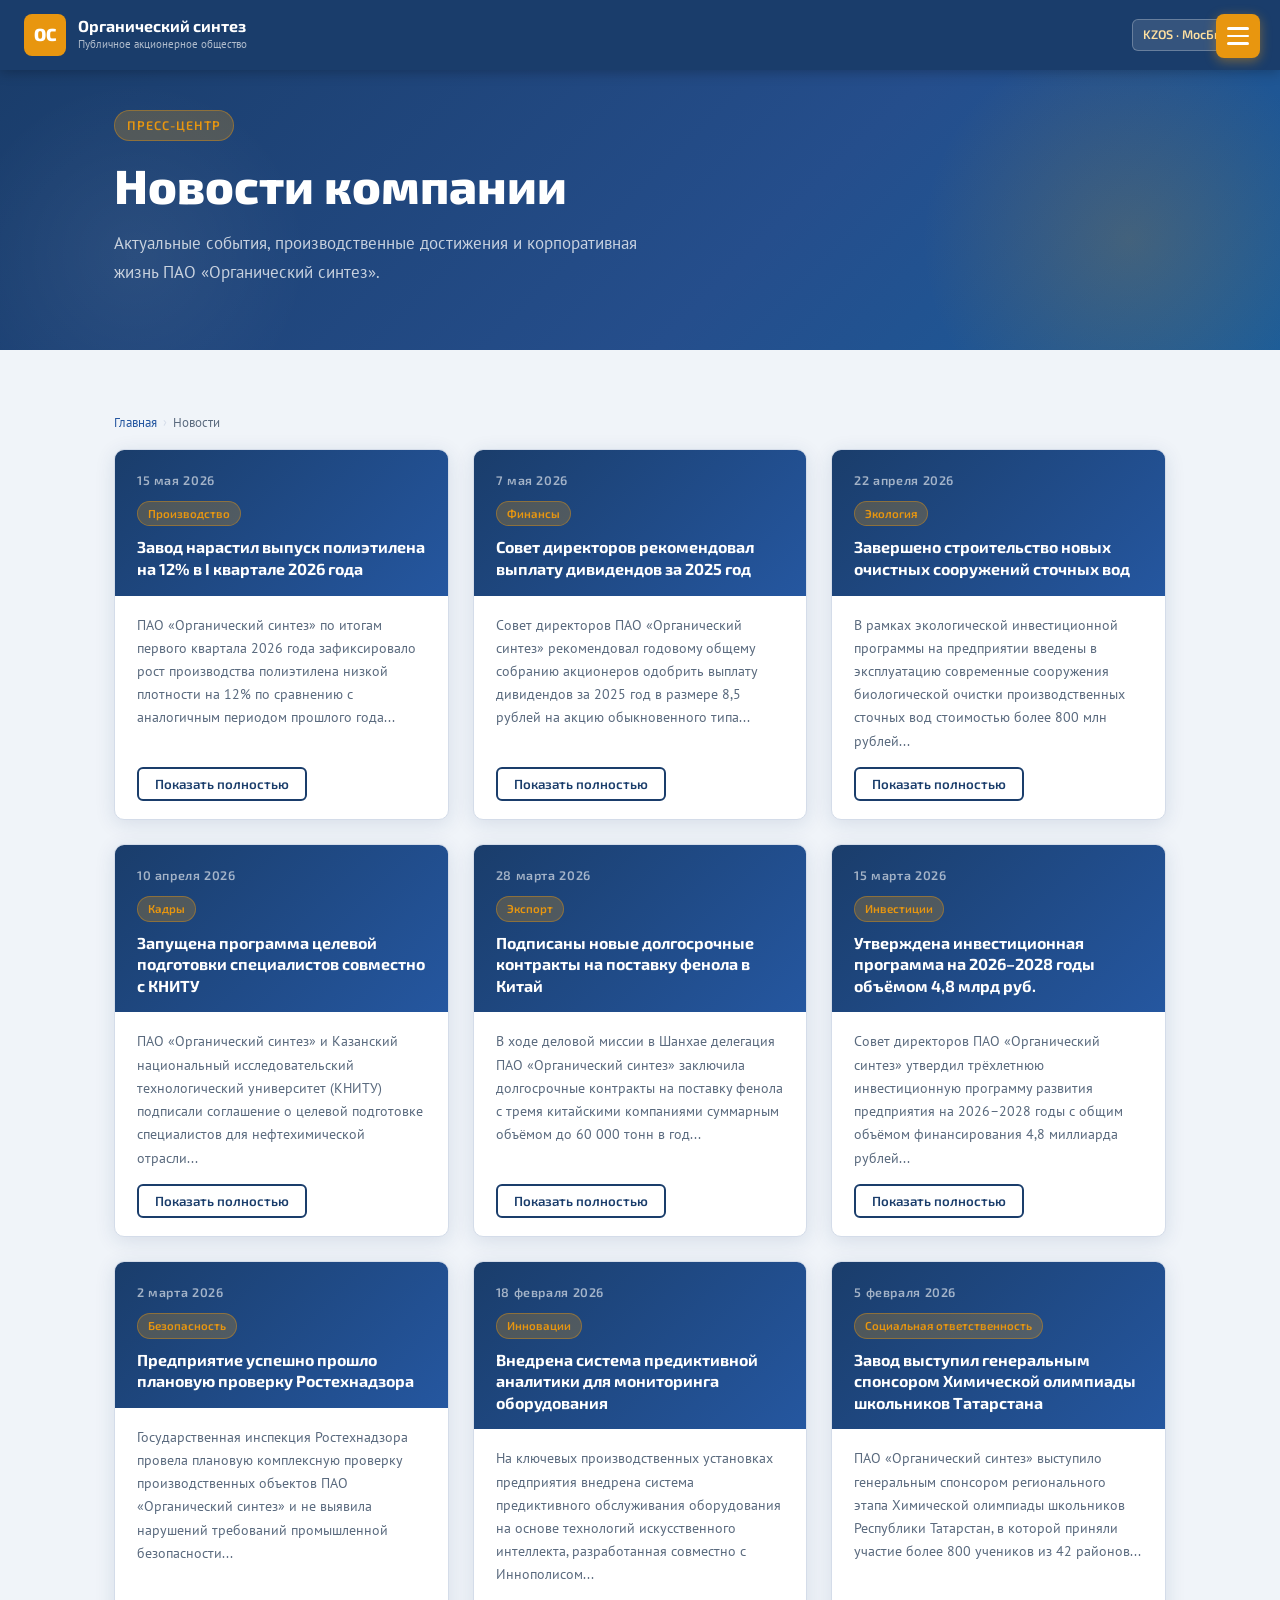
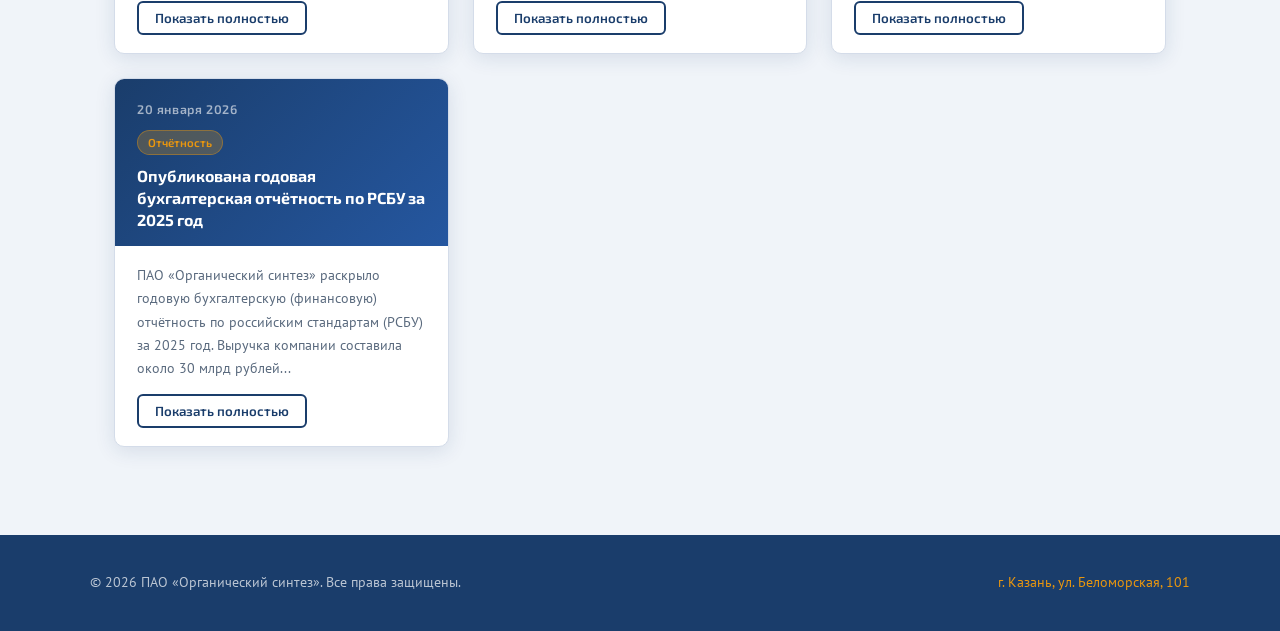
<file: news.html>
<!DOCTYPE html>
<html lang="ru">
<head>
  <meta charset="UTF-8">
  <meta name="viewport" content="width=device-width, initial-scale=1.0">
  <title>Новости — ПАО «Органический синтез»</title>
  <link rel="stylesheet" href="style.css">
  <style>
    .news-grid {
      display: grid;
      grid-template-columns: repeat(auto-fill, minmax(320px, 1fr));
      gap: 24px;
    }
    .news-card {
      background: var(--card-bg);
      border-radius: var(--radius);
      border: 1px solid var(--border);
      box-shadow: var(--shadow);
      overflow: hidden;
      transition: transform 0.2s, box-shadow 0.2s;
      display: flex;
      flex-direction: column;
    }
    .news-card:hover {
      transform: translateY(-4px);
      box-shadow: 0 8px 30px rgba(26,61,107,0.18);
    }
    .news-card-top {
      background: linear-gradient(135deg, var(--primary), var(--primary-light));
      padding: 20px 22px 16px;
      color: #fff;
    }
    .news-date {
      font-size: 0.78rem;
      color: rgba(255,255,255,0.6);
      font-family: 'Exo 2', sans-serif;
      font-weight: 600;
      letter-spacing: 0.05em;
      margin-bottom: 8px;
    }
    .news-tag {
      display: inline-block;
      background: rgba(232,150,15,0.25);
      color: var(--accent);
      border: 1px solid rgba(232,150,15,0.4);
      border-radius: 20px;
      padding: 2px 10px;
      font-size: 0.72rem;
      font-family: 'Exo 2', sans-serif;
      font-weight: 600;
      margin-bottom: 10px;
    }
    .news-card-top h3 {
      color: #fff;
      font-size: 1rem;
      font-weight: 700;
      line-height: 1.35;
    }
    .news-card-body {
      padding: 18px 22px;
      flex: 1;
      display: flex;
      flex-direction: column;
    }
    .news-preview {
      color: var(--text-muted);
      font-size: 0.88rem;
      line-height: 1.65;
      margin-bottom: 14px;
      flex: 1;
    }
    .news-full {
      display: none;
      color: #333;
      font-size: 0.88rem;
      line-height: 1.7;
      margin-bottom: 14px;
      border-top: 1px solid var(--border);
      padding-top: 12px;
    }
    .news-full.shown { display: block; }
    .btn-toggle {
      background: none;
      border: 2px solid var(--primary);
      color: var(--primary);
      border-radius: 6px;
      padding: 7px 16px;
      font-family: 'Exo 2', sans-serif;
      font-weight: 600;
      font-size: 0.83rem;
      cursor: pointer;
      transition: background 0.2s, color 0.2s;
      align-self: flex-start;
    }
    .btn-toggle:hover, .btn-toggle.active {
      background: var(--primary);
      color: #fff;
    }
  </style>
</head>
<body>


<header class="top-bar">
  <a href="index.html" class="logo-wrap">
    <div class="logo-icon">ОС</div>
    <div>
      <div class="logo-text">Органический синтез</div>
      <div class="logo-sub">Публичное акционерное общество</div>
    </div>
  </a>
  <div class="spacer"></div>
  <div class="ticker-badge">KZOS · МосБиржа</div>
</header>

<button class="hamburger-btn" onclick="toggleMenu()" aria-label="Открыть меню">
  <span></span><span></span><span></span>
</button>
<div class="menu-overlay" onclick="toggleMenu()"></div>
<aside class="side-menu">
  <div class="side-menu-header"><div class="sm-logo">ОС</div><span>Навигация</span></div>
  <nav>
    <a href="index.html"><span class="nav-icon">🏭</span>О компании</a>
    <a href="news.html" class="active"><span class="nav-icon">📰</span>Новости</a>
    <a href="currency.html"><span class="nav-icon">💱</span>Курс валют</a>
    <a href="contacts.html"><span class="nav-icon">📍</span>Контакты</a>
    <a href="video.html"><span class="nav-icon">🎥</span>Видео</a>
  </nav>
  <div class="side-menu-footer">ПАО «Органический синтез» © 2026</div>
</aside>


<section class="hero" style="padding:40px 24px 36px">
  <div class="page-wrapper">
    <div class="hero-label">Пресс-центр</div>
    <h1>Новости компании</h1>
    <p>Актуальные события, производственные достижения и корпоративная жизнь ПАО «Органический синтез».</p>
  </div>
</section>


<main>
  <div class="page-wrapper main-content">
    <div class="breadcrumb">
      <a href="index.html">Главная</a><span class="sep">›</span><span>Новости</span>
    </div>

    <div class="news-grid" id="newsGrid"></div>
  </div>
</main>

<footer class="site-footer">
  <div class="footer-inner">
    <div>© 2026 ПАО «Органический синтез». Все права защищены.</div>
    <div><a href="contacts.html">г. Казань, ул. Беломорская, 101</a></div>
  </div>
</footer>

<button class="back-to-top" aria-label="Наверх">↑</button>
<script src="menu.js"></script>
<script>
const newsData = [
  {
    date: '15 мая 2026',
    tag: 'Производство',
    title: 'Завод нарастил выпуск полиэтилена на 12% в I квартале 2026 года',
    preview: 'ПАО «Органический синтез» по итогам первого квартала 2026 года зафиксировало рост производства полиэтилена низкой плотности на 12% по сравнению с аналогичным периодом прошлого года...',
    full: 'ПАО «Органический синтез» по итогам первого квартала 2026 года зафиксировало рост производства полиэтилена низкой плотности на 12% по сравнению с аналогичным периодом прошлого года. Положительная динамика обеспечена за счёт завершения модернизации установки полимеризации высокого давления в конце 2025 года. Новое оборудование позволило не только увеличить объёмы выпуска, но и повысить качество продукции: содержание примесей сократилось на 15%, а стабильность физико-механических характеристик полимера значительно возросла. Генеральный директор предприятия Андрей Вячеславович Петров заявил, что компания сохраняет курс на наращивание производительности при обеспечении высоких стандартов экологической безопасности.'
  },
  {
    date: '7 мая 2026',
    tag: 'Финансы',
    title: 'Совет директоров рекомендовал выплату дивидендов за 2025 год',
    preview: 'Совет директоров ПАО «Органический синтез» рекомендовал годовому общему собранию акционеров одобрить выплату дивидендов за 2025 год в размере 8,5 рублей на акцию обыкновенного типа...',
    full: 'Совет директоров ПАО «Органический синтез» рекомендовал годовому общему собранию акционеров одобрить выплату дивидендов за 2025 год в размере 8,5 рублей на акцию обыкновенного типа (KZOS). Дата закрытия реестра акционеров, имеющих право на получение дивидендов, — 12 июня 2026 года. Общий объём дивидендных выплат составит порядка 1,2 млрд рублей. По итогам 2025 года чистая прибыль компании по РСБУ составила около 3,1 млрд рублей. На дивиденды направляется около 39% чистой прибыли, что соответствует дивидендной политике общества. Дата проведения годового общего собрания акционеров — 20 июня 2026 года.'
  },
  {
    date: '22 апреля 2026',
    tag: 'Экология',
    title: 'Завершено строительство новых очистных сооружений сточных вод',
    preview: 'В рамках экологической инвестиционной программы на предприятии введены в эксплуатацию современные сооружения биологической очистки производственных сточных вод стоимостью более 800 млн рублей...',
    full: 'В рамках экологической инвестиционной программы на предприятии введены в эксплуатацию современные сооружения биологической очистки производственных сточных вод стоимостью более 800 млн рублей. Новые объекты позволяют снизить концентрацию загрязняющих веществ в сбросах в реку Казанку на 85% по сравнению с прежними показателями. В строительстве применены технологии немецкого концерна Veolia Water Technologies. Ввод в эксплуатацию этих объектов — важный шаг в реализации «Экологической стратегии ПАО "Органический синтез" до 2030 года», принятой советом директоров в 2021 году. Мощность очистных сооружений — до 12 000 кубометров стоков в сутки.'
  },
  {
    date: '10 апреля 2026',
    tag: 'Кадры',
    title: 'Запущена программа целевой подготовки специалистов совместно с КНИТУ',
    preview: 'ПАО «Органический синтез» и Казанский национальный исследовательский технологический университет (КНИТУ) подписали соглашение о целевой подготовке специалистов для нефтехимической отрасли...',
    full: 'ПАО «Органический синтез» и Казанский национальный исследовательский технологический университет (КНИТУ) подписали соглашение о целевой подготовке специалистов для нефтехимической отрасли. По программе предприятие ежегодно принимает на обучение не менее 30 студентов по специальностям «Химическая технология», «Автоматизация технологических процессов» и «Экономика предприятия». Студенты-целевики проходят практику непосредственно на производстве и получают ежемесячную стипендиальную поддержку от компании. По окончании обучения выпускникам гарантировано трудоустройство. Программа направлена на решение задачи омоложения кадрового состава предприятия.'
  },
  {
    date: '28 марта 2026',
    tag: 'Экспорт',
    title: 'Подписаны новые долгосрочные контракты на поставку фенола в Китай',
    preview: 'В ходе деловой миссии в Шанхае делегация ПАО «Органический синтез» заключила долгосрочные контракты на поставку фенола с тремя китайскими компаниями суммарным объёмом до 60 000 тонн в год...',
    full: 'В ходе деловой миссии в Шанхае делегация ПАО «Органический синтез» заключила долгосрочные контракты на поставку фенола с тремя китайскими компаниями суммарным объёмом до 60 000 тонн в год. Срок действия контрактов — пять лет. Основными покупателями выступают производители фенолформальдегидных смол для деревообрабатывающей промышленности Китая. Общая стоимость заключённых соглашений превышает 100 млн долларов США. Данные контракты обеспечат загрузку производственных мощностей предприятия на несколько лет вперёд и позволят диверсифицировать экспортный портфель.'
  },
  {
    date: '15 марта 2026',
    tag: 'Инвестиции',
    title: 'Утверждена инвестиционная программа на 2026–2028 годы объёмом 4,8 млрд руб.',
    preview: 'Совет директоров ПАО «Органический синтез» утвердил трёхлетнюю инвестиционную программу развития предприятия на 2026–2028 годы с общим объёмом финансирования 4,8 миллиарда рублей...',
    full: 'Совет директоров ПАО «Органический синтез» утвердил трёхлетнюю инвестиционную программу развития предприятия на 2026–2028 годы с общим объёмом финансирования 4,8 миллиарда рублей. Ключевыми проектами программы являются: реконструкция установки разделения продуктов кумольного процесса (1,8 млрд руб.), строительство нового склада продуктов в ISO-контейнерах (650 млн руб.), модернизация энергетической инфраструктуры (1,1 млрд руб.) и дальнейшее развитие очистных сооружений (1,25 млрд руб.). Реализация программы позволит нарастить выпуск фенола и ацетона на 18% и сократить энергоёмкость производства на 12%.'
  },
  {
    date: '2 марта 2026',
    tag: 'Безопасность',
    title: 'Предприятие успешно прошло плановую проверку Ростехнадзора',
    preview: 'Государственная инспекция Ростехнадзора провела плановую комплексную проверку производственных объектов ПАО «Органический синтез» и не выявила нарушений требований промышленной безопасности...',
    full: 'Государственная инспекция Ростехнадзора провела плановую комплексную проверку производственных объектов ПАО «Органический синтез» и не выявила нарушений требований промышленной безопасности на опасных производственных объектах. Инспекторами было проверено 14 производственных установок, система управления промышленной безопасностью, документация и система подготовки персонала. По итогам проверки выдано положительное заключение с рекомендацией по совершенствованию системы оперативного реагирования на нештатные ситуации. Предприятие имеет лицензию на эксплуатацию химически опасных производственных объектов сроком до 2030 года.'
  },
  {
    date: '18 февраля 2026',
    tag: 'Инновации',
    title: 'Внедрена система предиктивной аналитики для мониторинга оборудования',
    preview: 'На ключевых производственных установках предприятия внедрена система предиктивного обслуживания оборудования на основе технологий искусственного интеллекта, разработанная совместно с Иннополисом...',
    full: 'На ключевых производственных установках ПАО «Органический синтез» внедрена система предиктивного обслуживания оборудования на основе технологий машинного обучения, разработанная совместно с резидентами технопарка «Иннополис» (Казань). Система обрабатывает данные с более чем 3 500 датчиков в режиме реального времени и прогнозирует вероятные отказы компрессоров, насосов и теплообменников за 7–14 суток до возможного инцидента. Пилотное внедрение на двух установках в 2025 году показало снижение внеплановых простоев на 34% и экономию на ремонтном фонде около 120 млн рублей в год. Тиражирование системы на всё предприятие завершится к концу 2026 года.'
  },
  {
    date: '5 февраля 2026',
    tag: 'Социальная ответственность',
    title: 'Завод выступил генеральным спонсором Химической олимпиады школьников Татарстана',
    preview: 'ПАО «Органический синтез» выступило генеральным спонсором регионального этапа Химической олимпиады школьников Республики Татарстан, в которой приняли участие более 800 учеников из 42 районов...',
    full: 'ПАО «Органический синтез» выступило генеральным спонсором регионального этапа Химической олимпиады школьников Республики Татарстан. В соревновании приняли участие более 800 учеников из 42 районов и городов республики. Победители и призёры олимпиады получили именные стипендии от компании. Десятеро лучших участников приглашены на экскурсию по производству предприятия. В рамках события прошла открытая лекция главного технолога завода об органическом синтезе и современных технологиях нефтехимии. Поддержка химического образования является частью долгосрочной социальной программы компании по привлечению молодых кадров в отрасль.'
  },
  {
    date: '20 января 2026',
    tag: 'Отчётность',
    title: 'Опубликована годовая бухгалтерская отчётность по РСБУ за 2025 год',
    preview: 'ПАО «Органический синтез» раскрыло годовую бухгалтерскую (финансовую) отчётность по российским стандартам (РСБУ) за 2025 год. Выручка компании составила около 30 млрд рублей...',
    full: 'ПАО «Органический синтез» раскрыло годовую бухгалтерскую (финансовую) отчётность по российским стандартам бухгалтерского учёта (РСБУ) за 2025 год. Выручка компании составила около 30 млрд рублей (+8,2% к 2024 году). EBITDA — порядка 5,2 млрд рублей (маржа 17,3%). Чистая прибыль — 3,1 млрд рублей (+5,1% к 2024 году). Долговая нагрузка остаётся умеренной: соотношение Долг/EBITDA по итогам года составило 0,8x. Капитальные затраты в 2025 году достигли 2,1 млрд рублей. Отчётность прошла аудит компании «КПМГ» и опубликована на сайте Московской биржи и в Федеральной системе раскрытия информации (ЕФРСБ).'
  }
];

function renderNews() {
  const grid = document.getElementById('newsGrid');
  newsData.forEach((item, idx) => {
    const card = document.createElement('div');
    card.className = 'news-card';
    card.innerHTML = `
      <div class="news-card-top">
        <div class="news-date">${item.date}</div>
        <div class="news-tag">${item.tag}</div>
        <h3>${item.title}</h3>
      </div>
      <div class="news-card-body">
        <p class="news-preview">${item.preview}</p>
        <div class="news-full" id="full-${idx}">${item.full}</div>
        <button class="btn-toggle" id="btn-${idx}" onclick="toggleFull(${idx})">Показать полностью</button>
      </div>`;
    grid.appendChild(card);
  });
}

function toggleFull(idx) {
  const el = document.getElementById('full-'+idx);
  const btn = document.getElementById('btn-'+idx);
  const shown = el.classList.toggle('shown');
  btn.textContent = shown ? 'Скрыть' : 'Показать полностью';
  btn.classList.toggle('active', shown);
}

renderNews();
</script>
</body>
</html>
</file>
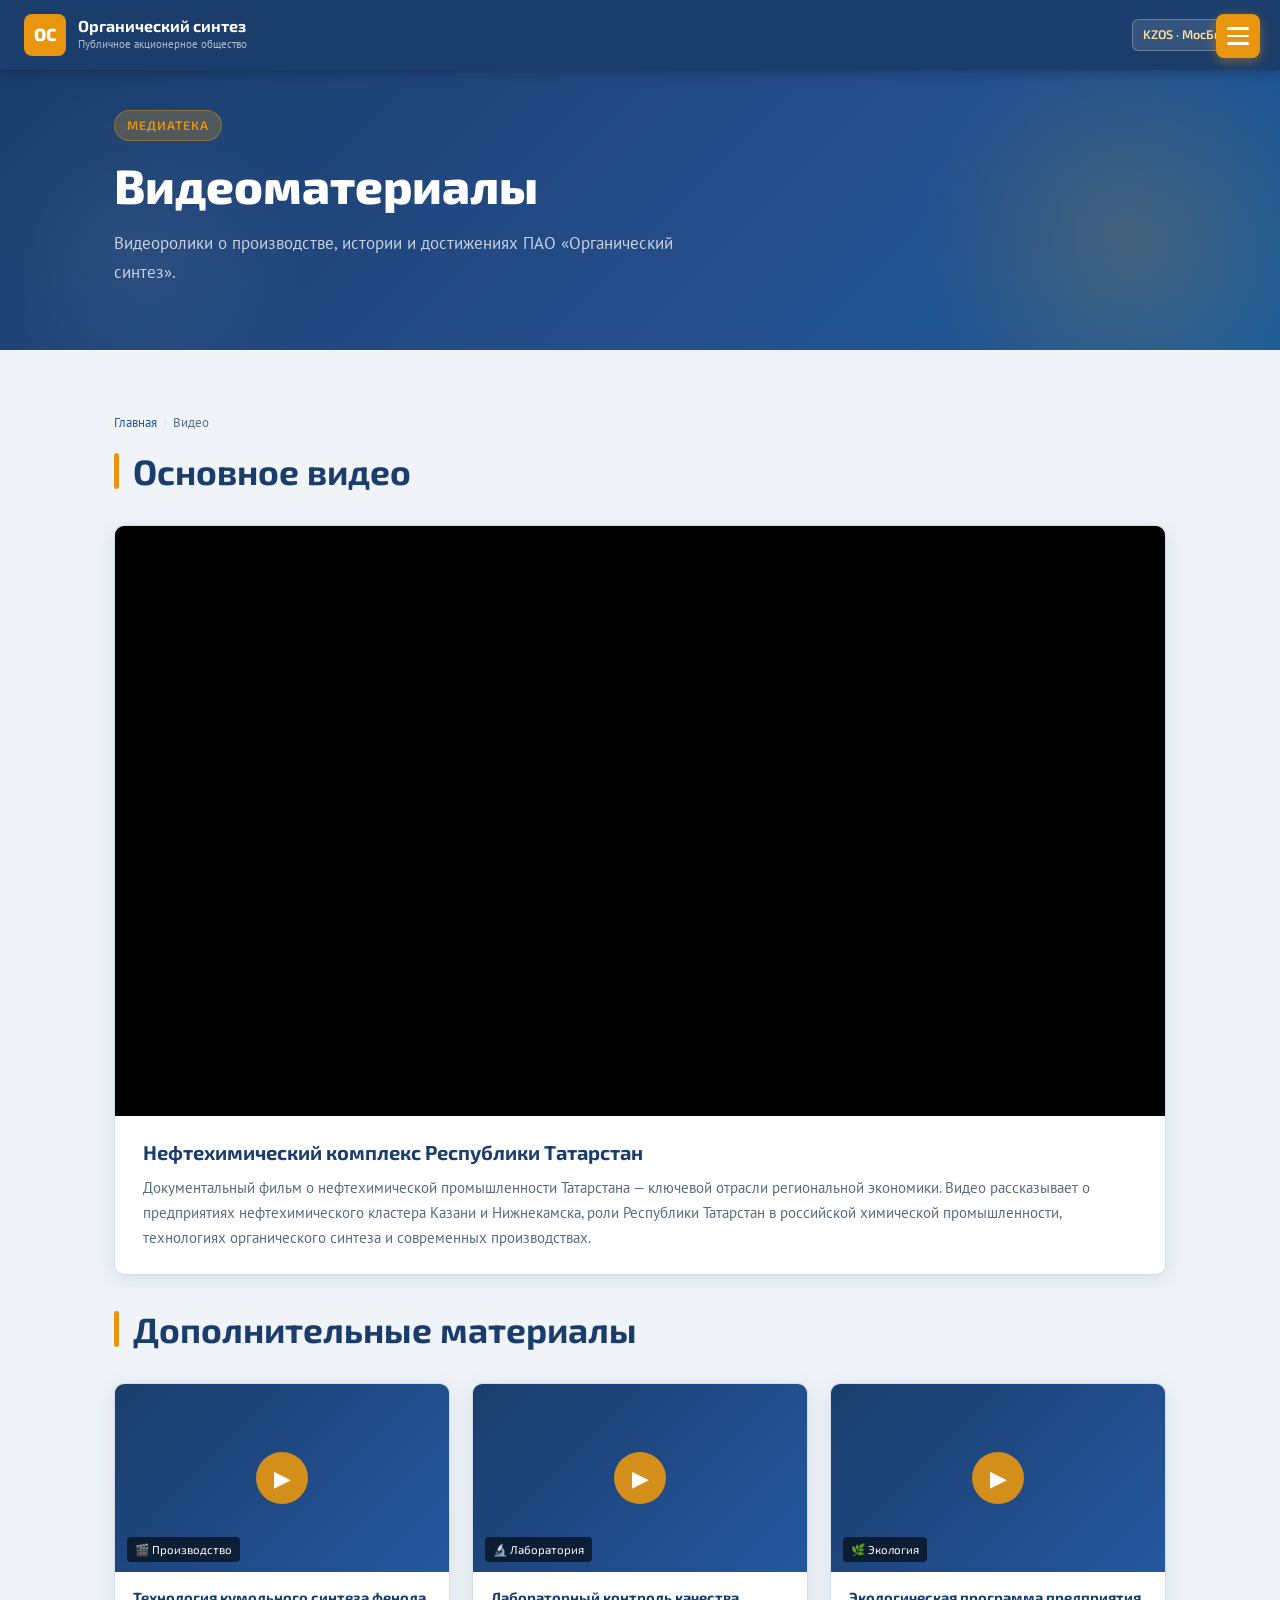
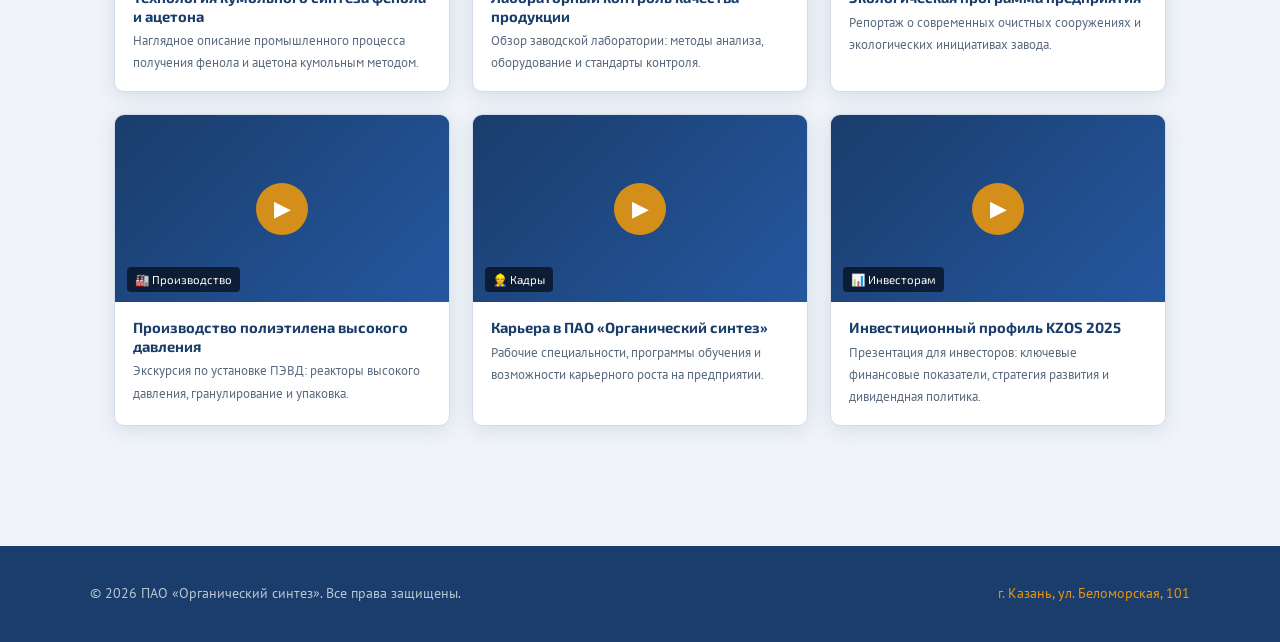
<file: video.html>
<!DOCTYPE html>
<html lang="ru">
<head>
  <meta charset="UTF-8">
  <meta name="viewport" content="width=device-width, initial-scale=1.0">
  <title>Видео — ПАО «Органический синтез»</title>
  <link rel="stylesheet" href="style.css">
  <style>
    .video-main {
      background: var(--card-bg);
      border-radius: var(--radius);
      border: 1px solid var(--border);
      box-shadow: var(--shadow);
      overflow: hidden;
      margin-bottom: 32px;
    }
    .video-wrapper {
      position: relative;
      padding-bottom: 56.25%;
      height: 0;
      overflow: hidden;
      background: #000;
    }
    .video-wrapper iframe {
      position: absolute;
      top: 0; left: 0;
      width: 100%; height: 100%;
      border: none;
    }
    .video-info {
      padding: 24px 28px;
    }
    .video-info h3 { margin-bottom: 10px; }
    .video-info p { color: var(--text-muted); font-size: 0.92rem; }

    .more-videos-grid {
      display: grid;
      grid-template-columns: repeat(auto-fill, minmax(280px, 1fr));
      gap: 22px;
      margin-bottom: 32px;
    }
    .video-card {
      background: var(--card-bg);
      border-radius: var(--radius);
      border: 1px solid var(--border);
      box-shadow: var(--shadow);
      overflow: hidden;
      transition: transform 0.2s, box-shadow 0.2s;
      cursor: pointer;
    }
    .video-card:hover {
      transform: translateY(-4px);
      box-shadow: 0 8px 28px rgba(26,61,107,0.18);
    }
    .video-thumb {
      position: relative;
      background: linear-gradient(135deg, var(--primary), var(--primary-light));
      padding-bottom: 56.25%;
      overflow: hidden;
    }
    .video-thumb .play-btn {
      position: absolute;
      top: 50%; left: 50%;
      transform: translate(-50%, -50%);
      width: 52px; height: 52px;
      background: rgba(232,150,15,0.9);
      border-radius: 50%;
      display: flex; align-items: center; justify-content: center;
      font-size: 1.4rem;
      color: #fff;
      transition: background 0.2s, transform 0.2s;
    }
    .video-card:hover .play-btn { background: var(--accent); transform: translate(-50%, -50%) scale(1.12); }
    .video-thumb .thumb-label {
      position: absolute;
      bottom: 10px; left: 12px;
      background: rgba(0,0,0,0.6);
      color: #fff;
      font-size: 0.72rem;
      padding: 3px 8px;
      border-radius: 4px;
      font-family: 'Exo 2', sans-serif;
    }
    .video-card-body { padding: 16px 18px; }
    .video-card-body h4 { font-size: 0.92rem; margin-bottom: 5px; color: var(--primary); }
    .video-card-body p { font-size: 0.82rem; color: var(--text-muted); }

    .video-frame-modal {
      display: none;
      position: fixed;
      inset: 0;
      background: rgba(0,0,0,0.85);
      z-index: 2000;
      align-items: center;
      justify-content: center;
    }
    .video-frame-modal.open { display: flex; }
    .modal-inner {
      width: 90%;
      max-width: 860px;
      background: #000;
      border-radius: 10px;
      overflow: hidden;
      position: relative;
    }
    .modal-close {
      position: absolute;
      top: 10px; right: 10px;
      background: rgba(255,255,255,0.15);
      border: none;
      color: #fff;
      font-size: 1.2rem;
      width: 36px; height: 36px;
      border-radius: 50%;
      cursor: pointer;
      z-index: 10;
      display: flex; align-items: center; justify-content: center;
    }
    .modal-close:hover { background: rgba(255,255,255,0.3); }
    .modal-video { position: relative; padding-bottom: 56.25%; height: 0; }
    .modal-video iframe { position: absolute; top: 0; left: 0; width: 100%; height: 100%; border: none; }
  </style>
</head>
<body>

<header class="top-bar">
  <a href="index.html" class="logo-wrap">
    <div class="logo-icon">ОС</div>
    <div>
      <div class="logo-text">Органический синтез</div>
      <div class="logo-sub">Публичное акционерное общество</div>
    </div>
  </a>
  <div class="spacer"></div>
  <div class="ticker-badge">KZOS · МосБиржа</div>
</header>

<button class="hamburger-btn" onclick="toggleMenu()" aria-label="Открыть меню">
  <span></span><span></span><span></span>
</button>
<div class="menu-overlay" onclick="toggleMenu()"></div>
<aside class="side-menu">
  <div class="side-menu-header"><div class="sm-logo">ОС</div><span>Навигация</span></div>
  <nav>
    <a href="index.html"><span class="nav-icon">🏭</span>О компании</a>
    <a href="news.html"><span class="nav-icon">📰</span>Новости</a>
    <a href="currency.html"><span class="nav-icon">💱</span>Курс валют</a>
    <a href="contacts.html"><span class="nav-icon">📍</span>Контакты</a>
    <a href="video.html" class="active"><span class="nav-icon">🎥</span>Видео</a>
  </nav>
  <div class="side-menu-footer">ПАО «Органический синтез» © 2026</div>
</aside>

<section class="hero" style="padding:40px 24px 36px">
  <div class="page-wrapper">
    <div class="hero-label">Медиатека</div>
    <h1>Видеоматериалы</h1>
    <p>Видеоролики о производстве, истории и достижениях ПАО «Органический синтез».</p>
  </div>
</section>

<main>
  <div class="page-wrapper main-content">
    <div class="breadcrumb">
      <a href="index.html">Главная</a><span class="sep">›</span><span>Видео</span>
    </div>

    
    <div class="section-title"><h2>Основное видео</h2></div>
    <div class="video-main">
      <div class="video-wrapper">
        
        <iframe
          src="https://www.youtube.com/embed/pXGO5B-jFiQ"
          title="Нефтехимический комплекс Татарстана"
          allow="accelerometer; autoplay; clipboard-write; encrypted-media; gyroscope; picture-in-picture; web-share"
          allowfullscreen
          loading="lazy">
        </iframe>
      </div>
      <div class="video-info">
        <h3>Нефтехимический комплекс Республики Татарстан</h3>
        <p>Документальный фильм о нефтехимической промышленности Татарстана — ключевой отрасли региональной экономики. Видео рассказывает о предприятиях нефтехимического кластера Казани и Нижнекамска, роли Республики Татарстан в российской химической промышленности, технологиях органического синтеза и современных производствах.</p>
      </div>
    </div>

    
    <div class="section-title"><h2>Дополнительные материалы</h2></div>
    <div class="more-videos-grid">
      <div class="video-card" onclick="openModal('dQw4w9WgXcQ')">
        <div class="video-thumb">
          <div class="play-btn">▶</div>
          <div class="thumb-label">🎬 Производство</div>
        </div>
        <div class="video-card-body">
          <h4>Технология кумольного синтеза фенола и ацетона</h4>
          <p>Наглядное описание промышленного процесса получения фенола и ацетона кумольным методом.</p>
        </div>
      </div>

      <div class="video-card" onclick="openModal('9bZkp7q19f0')">
        <div class="video-thumb">
          <div class="play-btn">▶</div>
          <div class="thumb-label">🔬 Лаборатория</div>
        </div>
        <div class="video-card-body">
          <h4>Лабораторный контроль качества продукции</h4>
          <p>Обзор заводской лаборатории: методы анализа, оборудование и стандарты контроля.</p>
        </div>
      </div>

      <div class="video-card" onclick="openModal('jNQXAC9IVRw')">
        <div class="video-thumb">
          <div class="play-btn">▶</div>
          <div class="thumb-label">🌿 Экология</div>
        </div>
        <div class="video-card-body">
          <h4>Экологическая программа предприятия</h4>
          <p>Репортаж о современных очистных сооружениях и экологических инициативах завода.</p>
        </div>
      </div>

      <div class="video-card" onclick="openModal('L_LUpnjgPso')">
        <div class="video-thumb">
          <div class="play-btn">▶</div>
          <div class="thumb-label">🏭 Производство</div>
        </div>
        <div class="video-card-body">
          <h4>Производство полиэтилена высокого давления</h4>
          <p>Экскурсия по установке ПЭВД: реакторы высокого давления, гранулирование и упаковка.</p>
        </div>
      </div>

      <div class="video-card" onclick="openModal('hT_nvWreIhg')">
        <div class="video-thumb">
          <div class="play-btn">▶</div>
          <div class="thumb-label">👷 Кадры</div>
        </div>
        <div class="video-card-body">
          <h4>Карьера в ПАО «Органический синтез»</h4>
          <p>Рабочие специальности, программы обучения и возможности карьерного роста на предприятии.</p>
        </div>
      </div>

      <div class="video-card" onclick="openModal('60ItHLz5WEA')">
        <div class="video-thumb">
          <div class="play-btn">▶</div>
          <div class="thumb-label">📊 Инвесторам</div>
        </div>
        <div class="video-card-body">
          <h4>Инвестиционный профиль KZOS 2025</h4>
          <p>Презентация для инвесторов: ключевые финансовые показатели, стратегия развития и дивидендная политика.</p>
        </div>
      </div>
    </div>

  </div>
</main>


<div class="video-frame-modal" id="videoModal" onclick="closeModalOutside(event)">
  <div class="modal-inner">
    <button class="modal-close" onclick="closeModal()">✕</button>
    <div class="modal-video">
      <iframe id="modalIframe" src="" allow="autoplay; fullscreen" allowfullscreen></iframe>
    </div>
  </div>
</div>

<footer class="site-footer">
  <div class="footer-inner">
    <div>© 2026 ПАО «Органический синтез». Все права защищены.</div>
    <div><a href="contacts.html">г. Казань, ул. Беломорская, 101</a></div>
  </div>
</footer>

<button class="back-to-top" aria-label="Наверх">↑</button>
<script src="menu.js"></script>
<script>
function openModal(id) {
  document.getElementById('modalIframe').src = `https://www.youtube.com/embed/${id}?autoplay=1`;
  document.getElementById('videoModal').classList.add('open');
  document.body.style.overflow = 'hidden';
}
function closeModal() {
  document.getElementById('modalIframe').src = '';
  document.getElementById('videoModal').classList.remove('open');
  document.body.style.overflow = '';
}
function closeModalOutside(e) {
  if (e.target === document.getElementById('videoModal')) closeModal();
}
document.addEventListener('keydown', e => { if (e.key === 'Escape') closeModal(); });
</script>
</body>
</html>
</file>
<file: style.css>
@import url('https://fonts.googleapis.com/css2?family=Exo+2:wght@400;600;700;800&family=PT+Sans:wght@400;700&display=swap');

:root {
  --primary:   #1a3d6b;
  --primary-light: #2557a0;
  --accent:    #e8960f;
  --accent-dark: #c47a00;
  --bg:        #f0f4f9;
  --card-bg:   #ffffff;
  --text:      #1c1c1c;
  --text-muted:#5a6a7e;
  --border:    #d4dce9;
  --shadow:    0 4px 20px rgba(26,61,107,0.12);
  --radius:    10px;
  --menu-width:280px;
}

*, *::before, *::after { box-sizing: border-box; margin: 0; padding: 0; }

html { scroll-behavior: smooth; }

body {
  font-family: 'PT Sans', sans-serif;
  background: var(--bg);
  color: var(--text);
  line-height: 1.7;
  overflow-x: hidden;
}


h1, h2, h3, h4 {
  font-family: 'Exo 2', sans-serif;
  font-weight: 700;
  color: var(--primary);
  line-height: 1.25;
}
h1 { font-size: clamp(1.8rem, 4vw, 3rem); font-weight: 800; }
h2 { font-size: clamp(1.4rem, 3vw, 2.2rem); }
h3 { font-size: 1.25rem; }

a { color: var(--primary-light); text-decoration: none; }
a:hover { color: var(--accent); }


.page-wrapper {
  max-width: 1100px;
  margin: 0 auto;
  padding: 0 24px;
}


.top-bar {
  background: var(--primary);
  color: #fff;
  padding: 14px 24px;
  display: flex;
  align-items: center;
  gap: 16px;
  position: sticky;
  top: 0;
  z-index: 100;
  box-shadow: 0 2px 12px rgba(0,0,0,0.25);
}
.top-bar .logo-wrap {
  display: flex;
  align-items: center;
  gap: 12px;
  text-decoration: none;
}
.top-bar .logo-icon {
  width: 42px;
  height: 42px;
  background: var(--accent);
  border-radius: 8px;
  display: flex;
  align-items: center;
  justify-content: center;
  font-family: 'Exo 2', sans-serif;
  font-weight: 800;
  font-size: 1.1rem;
  color: #fff;
  flex-shrink: 0;
}
.top-bar .logo-text {
  font-family: 'Exo 2', sans-serif;
  font-size: 1rem;
  font-weight: 700;
  color: #fff;
  line-height: 1.2;
}
.top-bar .logo-sub {
  font-size: 0.7rem;
  color: rgba(255,255,255,0.65);
  font-weight: 400;
}
.top-bar .spacer { flex: 1; }
.top-bar .ticker-badge {
  background: rgba(255,255,255,0.12);
  border: 1px solid rgba(255,255,255,0.25);
  border-radius: 6px;
  padding: 4px 10px;
  font-size: 0.78rem;
  color: #ffe0a0;
  font-family: 'Exo 2', sans-serif;
  font-weight: 600;
}


.hamburger-btn {
  position: fixed;
  top: 14px;
  right: 20px;
  z-index: 1001;
  width: 44px;
  height: 44px;
  background: var(--accent);
  border: none;
  border-radius: 8px;
  cursor: pointer;
  display: flex;
  flex-direction: column;
  align-items: center;
  justify-content: center;
  gap: 5px;
  padding: 10px;
  box-shadow: 0 3px 12px rgba(232,150,15,0.45);
  transition: background 0.2s, transform 0.15s;
}
.hamburger-btn:hover { background: var(--accent-dark); transform: scale(1.05); }
.hamburger-btn span {
  display: block;
  width: 22px;
  height: 2.5px;
  background: #fff;
  border-radius: 2px;
  transition: all 0.3s;
  transform-origin: center;
}
.hamburger-btn.open span:nth-child(1) { transform: translateY(7.5px) rotate(45deg); }
.hamburger-btn.open span:nth-child(2) { opacity: 0; transform: scaleX(0); }
.hamburger-btn.open span:nth-child(3) { transform: translateY(-7.5px) rotate(-45deg); }


.menu-overlay {
  position: fixed;
  inset: 0;
  background: rgba(0,0,0,0.45);
  z-index: 999;
  opacity: 0;
  pointer-events: none;
  transition: opacity 0.3s;
}
.menu-overlay.active { opacity: 1; pointer-events: all; }


.side-menu {
  position: fixed;
  top: 0;
  right: -320px;
  width: var(--menu-width);
  height: 100vh;
  background: var(--primary);
  z-index: 1000;
  transition: right 0.35s cubic-bezier(.4,0,.2,1);
  overflow-y: auto;
  display: flex;
  flex-direction: column;
  box-shadow: -6px 0 30px rgba(0,0,0,0.3);
}
.side-menu.open { right: 0; }

.side-menu-header {
  padding: 20px 24px;
  border-bottom: 1px solid rgba(255,255,255,0.12);
  display: flex;
  align-items: center;
  gap: 10px;
}
.side-menu-header .sm-logo {
  width: 36px;
  height: 36px;
  background: var(--accent);
  border-radius: 7px;
  display: flex;
  align-items: center;
  justify-content: center;
  font-family: 'Exo 2', sans-serif;
  font-weight: 800;
  font-size: 0.95rem;
  color: #fff;
}
.side-menu-header span {
  font-family: 'Exo 2', sans-serif;
  font-size: 0.9rem;
  font-weight: 700;
  color: #fff;
  line-height: 1.2;
}

.side-menu nav {
  padding: 16px 0;
  flex: 1;
}
.side-menu nav a {
  display: flex;
  align-items: center;
  gap: 12px;
  padding: 13px 24px;
  color: rgba(255,255,255,0.82);
  font-family: 'Exo 2', sans-serif;
  font-weight: 600;
  font-size: 0.95rem;
  text-decoration: none;
  transition: background 0.2s, color 0.2s, padding-left 0.2s;
  border-left: 3px solid transparent;
}
.side-menu nav a:hover {
  background: rgba(255,255,255,0.08);
  color: #fff;
  padding-left: 28px;
}
.side-menu nav a.active {
  background: rgba(232,150,15,0.18);
  color: var(--accent);
  border-left-color: var(--accent);
}
.side-menu nav a .nav-icon { font-size: 1.1rem; width: 20px; text-align: center; }

.side-menu-footer {
  padding: 16px 24px;
  border-top: 1px solid rgba(255,255,255,0.1);
  font-size: 0.75rem;
  color: rgba(255,255,255,0.35);
}


.hero {
  background: linear-gradient(135deg, var(--primary) 0%, #254e8c 60%, #1a5c9a 100%);
  color: #fff;
  padding: 70px 24px 60px;
  position: relative;
  overflow: hidden;
}
.hero::before {
  content: '';
  position: absolute;
  top: -40px; right: -60px;
  width: 420px; height: 420px;
  background: radial-gradient(circle, rgba(232,150,15,0.18) 0%, transparent 70%);
  border-radius: 50%;
}
.hero::after {
  content: '';
  position: absolute;
  bottom: -80px; left: -40px;
  width: 350px; height: 350px;
  background: radial-gradient(circle, rgba(255,255,255,0.06) 0%, transparent 70%);
  border-radius: 50%;
}
.hero .page-wrapper { position: relative; z-index: 1; }
.hero-label {
  display: inline-block;
  background: rgba(232,150,15,0.25);
  color: var(--accent);
  border: 1px solid rgba(232,150,15,0.4);
  padding: 4px 12px;
  border-radius: 20px;
  font-size: 0.78rem;
  font-family: 'Exo 2', sans-serif;
  font-weight: 600;
  letter-spacing: 0.08em;
  text-transform: uppercase;
  margin-bottom: 14px;
}
.hero h1 { color: #fff; margin-bottom: 14px; }
.hero p {
  font-size: 1.05rem;
  color: rgba(255,255,255,0.75);
  max-width: 560px;
  margin-bottom: 28px;
}
.hero-stats {
  display: flex;
  gap: 32px;
  flex-wrap: wrap;
}
.hero-stat { }
.hero-stat .val {
  font-family: 'Exo 2', sans-serif;
  font-size: 2rem;
  font-weight: 800;
  color: var(--accent);
  display: block;
}
.hero-stat .lbl { font-size: 0.8rem; color: rgba(255,255,255,0.65); }


.main-content {
  padding: 48px 24px;
}


.section-title {
  display: flex;
  align-items: center;
  gap: 14px;
  margin-bottom: 32px;
}
.section-title::before {
  content: '';
  display: block;
  width: 5px;
  height: 36px;
  background: var(--accent);
  border-radius: 3px;
  flex-shrink: 0;
}
.section-title h2 { margin: 0; }


.cards-grid {
  display: grid;
  grid-template-columns: repeat(auto-fill, minmax(280px, 1fr));
  gap: 24px;
  margin-bottom: 40px;
}
.card {
  background: var(--card-bg);
  border-radius: var(--radius);
  padding: 28px;
  box-shadow: var(--shadow);
  border: 1px solid var(--border);
  transition: transform 0.2s, box-shadow 0.2s;
}
.card:hover {
  transform: translateY(-4px);
  box-shadow: 0 8px 30px rgba(26,61,107,0.18);
}
.card-icon {
  width: 48px;
  height: 48px;
  background: linear-gradient(135deg, var(--primary), var(--primary-light));
  border-radius: 10px;
  display: flex;
  align-items: center;
  justify-content: center;
  font-size: 1.4rem;
  margin-bottom: 14px;
}
.card h3 { margin-bottom: 8px; font-size: 1.05rem; }
.card p { color: var(--text-muted); font-size: 0.9rem; }


.info-block {
  background: var(--card-bg);
  border-radius: var(--radius);
  padding: 36px;
  box-shadow: var(--shadow);
  border: 1px solid var(--border);
  margin-bottom: 32px;
}
.info-block p { margin-bottom: 14px; color: #333; line-height: 1.8; }
.info-block p:last-child { margin-bottom: 0; }
.info-block h3 { margin-bottom: 12px; color: var(--primary); }


.highlight-box {
  background: linear-gradient(135deg, var(--primary) 0%, #2557a0 100%);
  color: #fff;
  border-radius: var(--radius);
  padding: 32px 36px;
  margin-bottom: 32px;
}
.highlight-box h3 { color: var(--accent); margin-bottom: 10px; }
.highlight-box p { color: rgba(255,255,255,0.85); }


.data-table {
  width: 100%;
  border-collapse: collapse;
  background: var(--card-bg);
  border-radius: var(--radius);
  overflow: hidden;
  box-shadow: var(--shadow);
  margin-bottom: 32px;
}
.data-table th {
  background: var(--primary);
  color: #fff;
  padding: 13px 16px;
  text-align: left;
  font-family: 'Exo 2', sans-serif;
  font-size: 0.85rem;
  font-weight: 600;
  letter-spacing: 0.04em;
}
.data-table td {
  padding: 12px 16px;
  border-bottom: 1px solid var(--border);
  font-size: 0.92rem;
}
.data-table tr:last-child td { border-bottom: none; }
.data-table tr:hover td { background: rgba(26,61,107,0.04); }


.site-footer {
  background: var(--primary);
  color: rgba(255,255,255,0.7);
  padding: 36px 24px;
  margin-top: 40px;
  font-size: 0.88rem;
}
.footer-inner {
  max-width: 1100px;
  margin: 0 auto;
  display: flex;
  justify-content: space-between;
  align-items: center;
  flex-wrap: wrap;
  gap: 16px;
}
.footer-inner a { color: var(--accent); }


.back-to-top {
  position: fixed;
  bottom: 28px;
  right: 28px;
  width: 44px;
  height: 44px;
  background: var(--primary);
  color: #fff;
  border: none;
  border-radius: 50%;
  font-size: 1.2rem;
  cursor: pointer;
  box-shadow: 0 4px 16px rgba(26,61,107,0.35);
  display: flex;
  align-items: center;
  justify-content: center;
  transition: background 0.2s, transform 0.2s, opacity 0.3s;
  opacity: 0;
  pointer-events: none;
  z-index: 900;
}
.back-to-top.visible { opacity: 1; pointer-events: all; }
.back-to-top:hover { background: var(--primary-light); transform: translateY(-3px); }


.breadcrumb {
  padding: 14px 0;
  font-size: 0.82rem;
  color: var(--text-muted);
  display: flex;
  gap: 6px;
  align-items: center;
  flex-wrap: wrap;
}
.breadcrumb a { color: var(--primary-light); }
.breadcrumb a:hover { color: var(--accent); }
.breadcrumb .sep { color: var(--border); }


@media (max-width: 640px) {
  .hero { padding: 48px 16px 40px; }
  .hero-stats { gap: 20px; }
  .info-block { padding: 24px; }
  .cards-grid { grid-template-columns: 1fr; }
}
</file>
